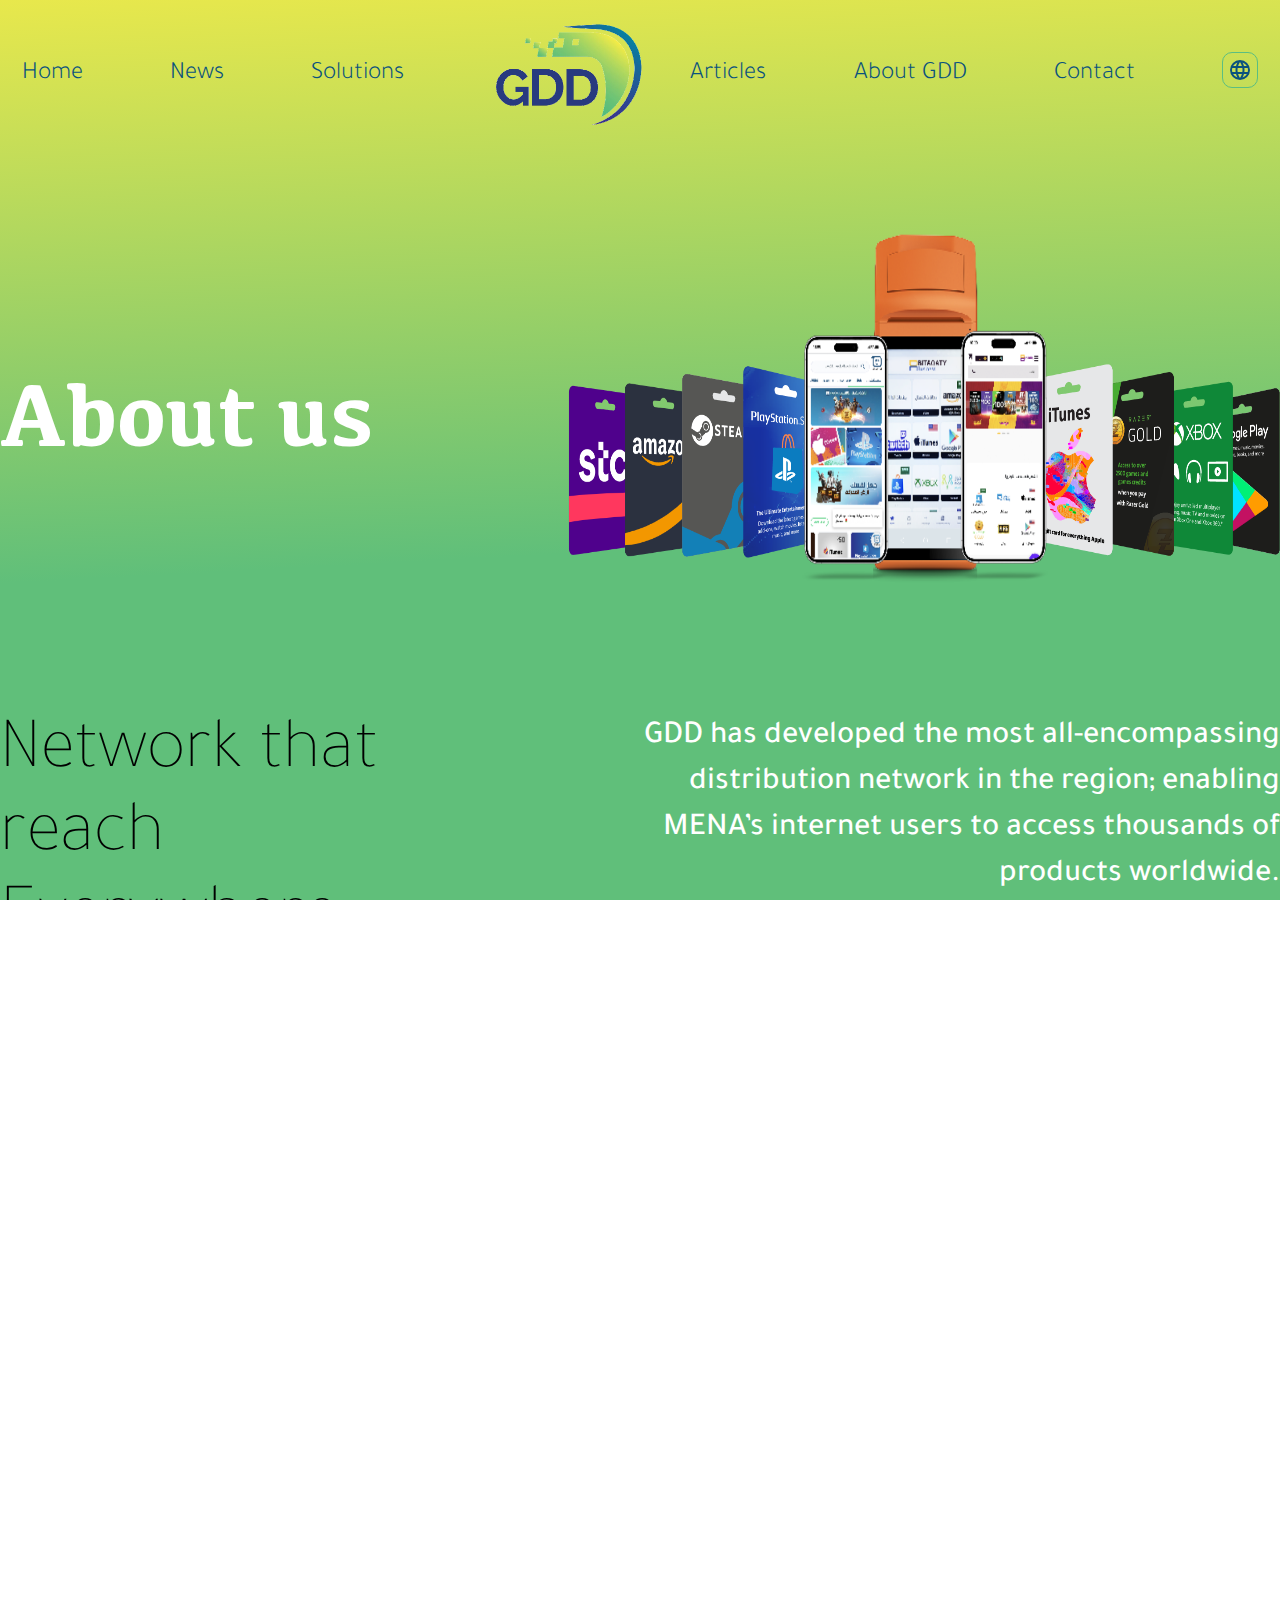
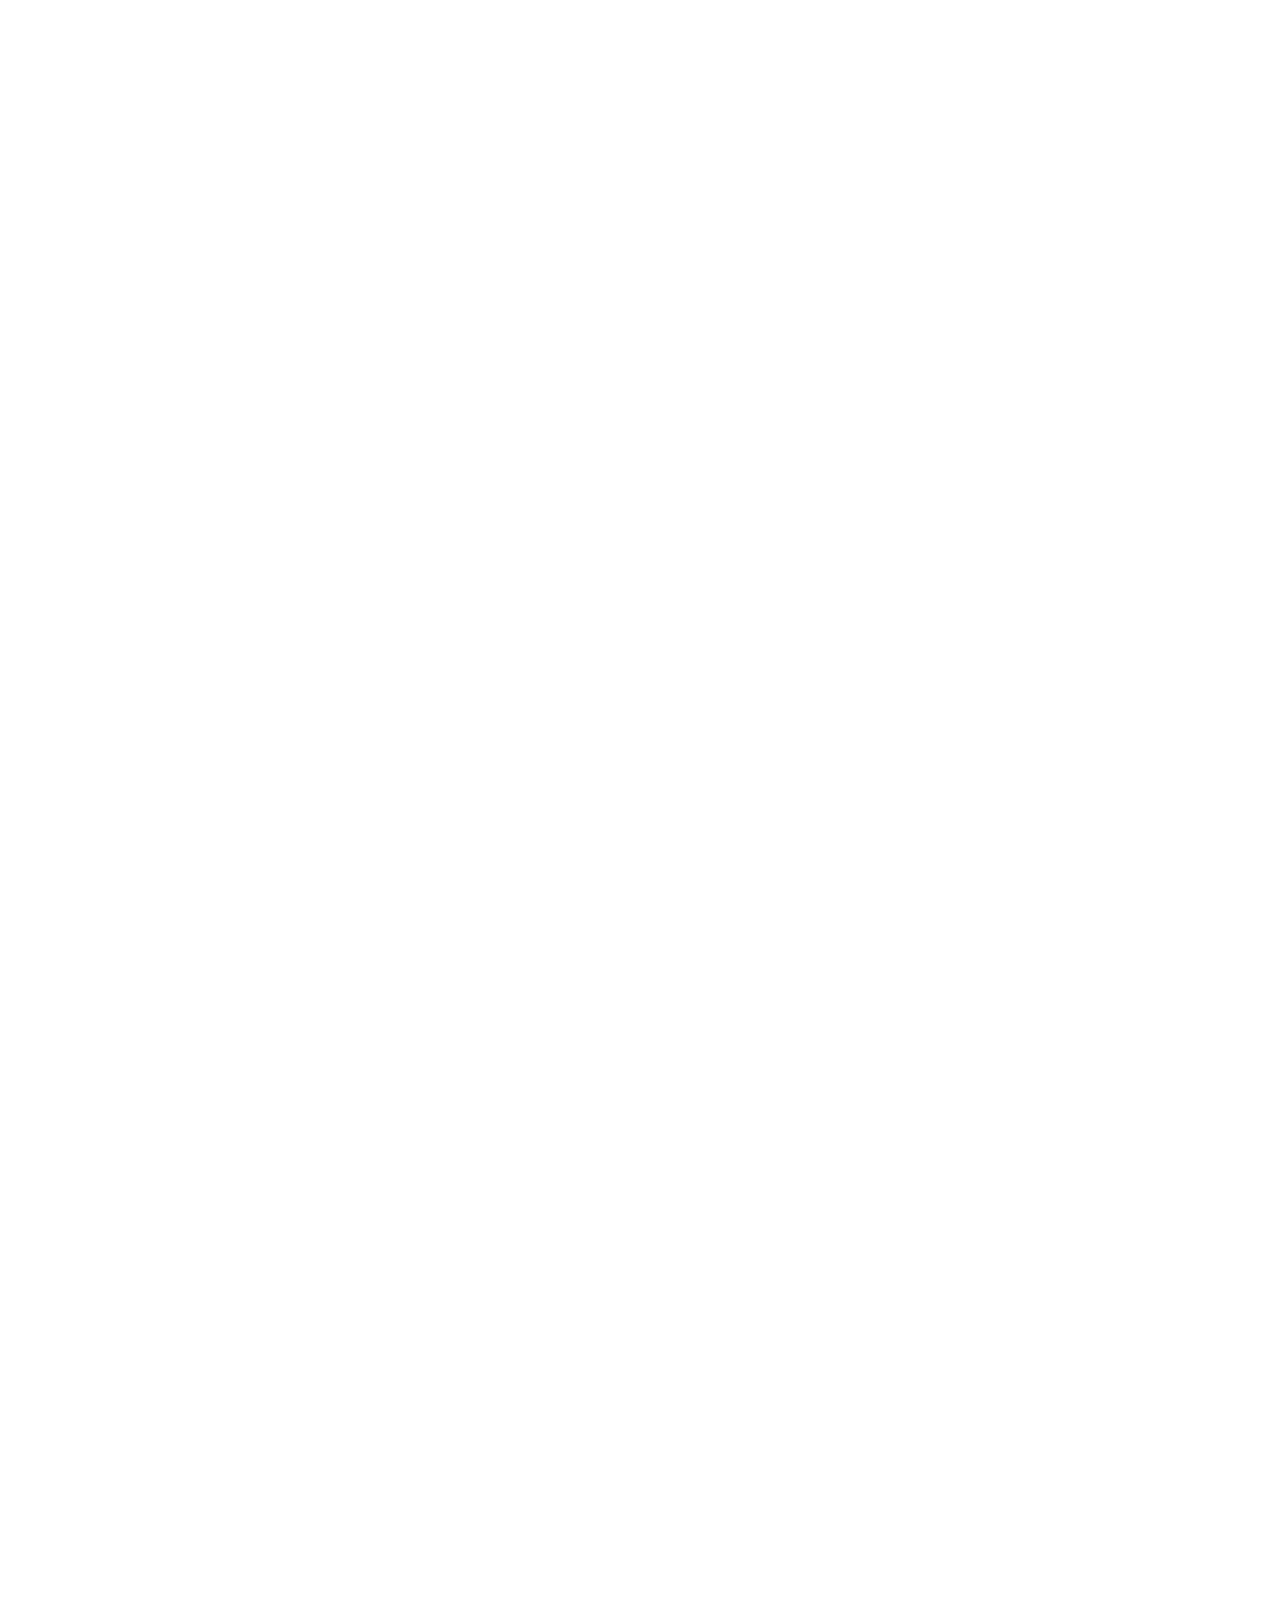
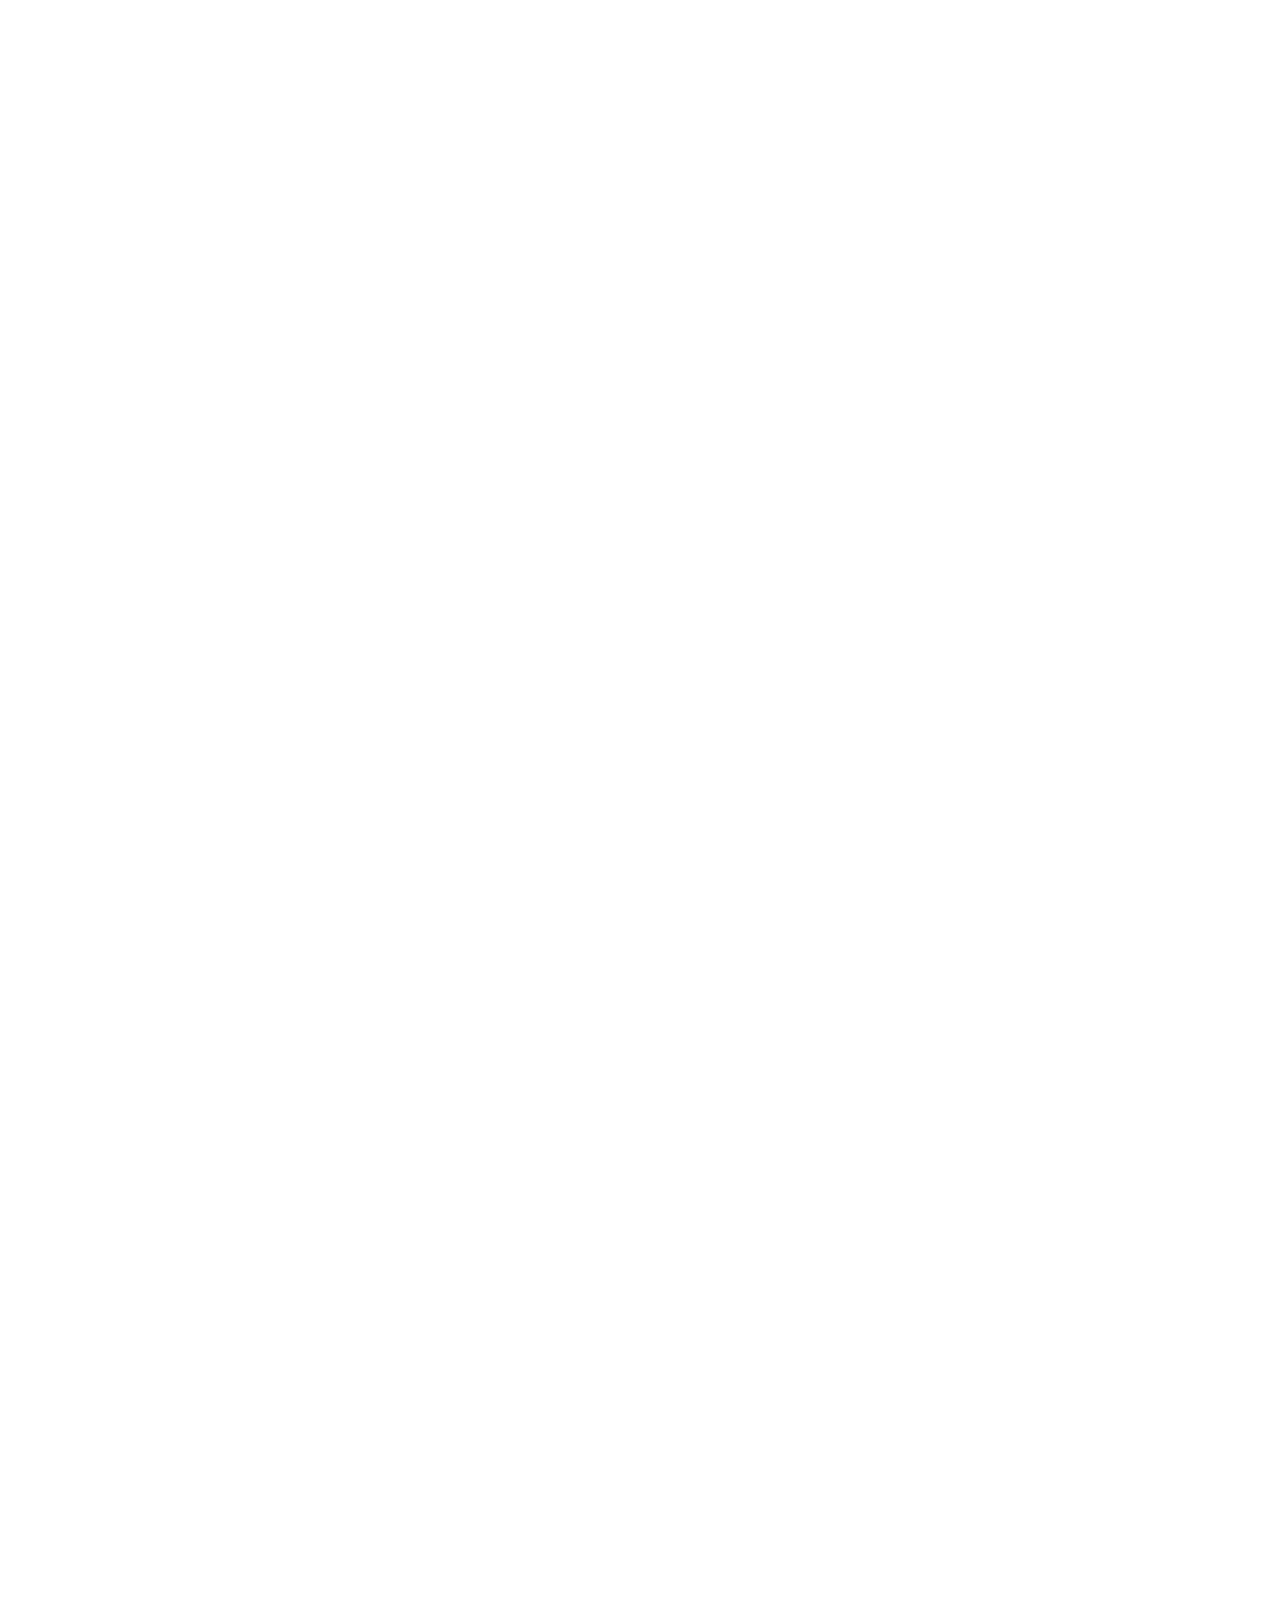
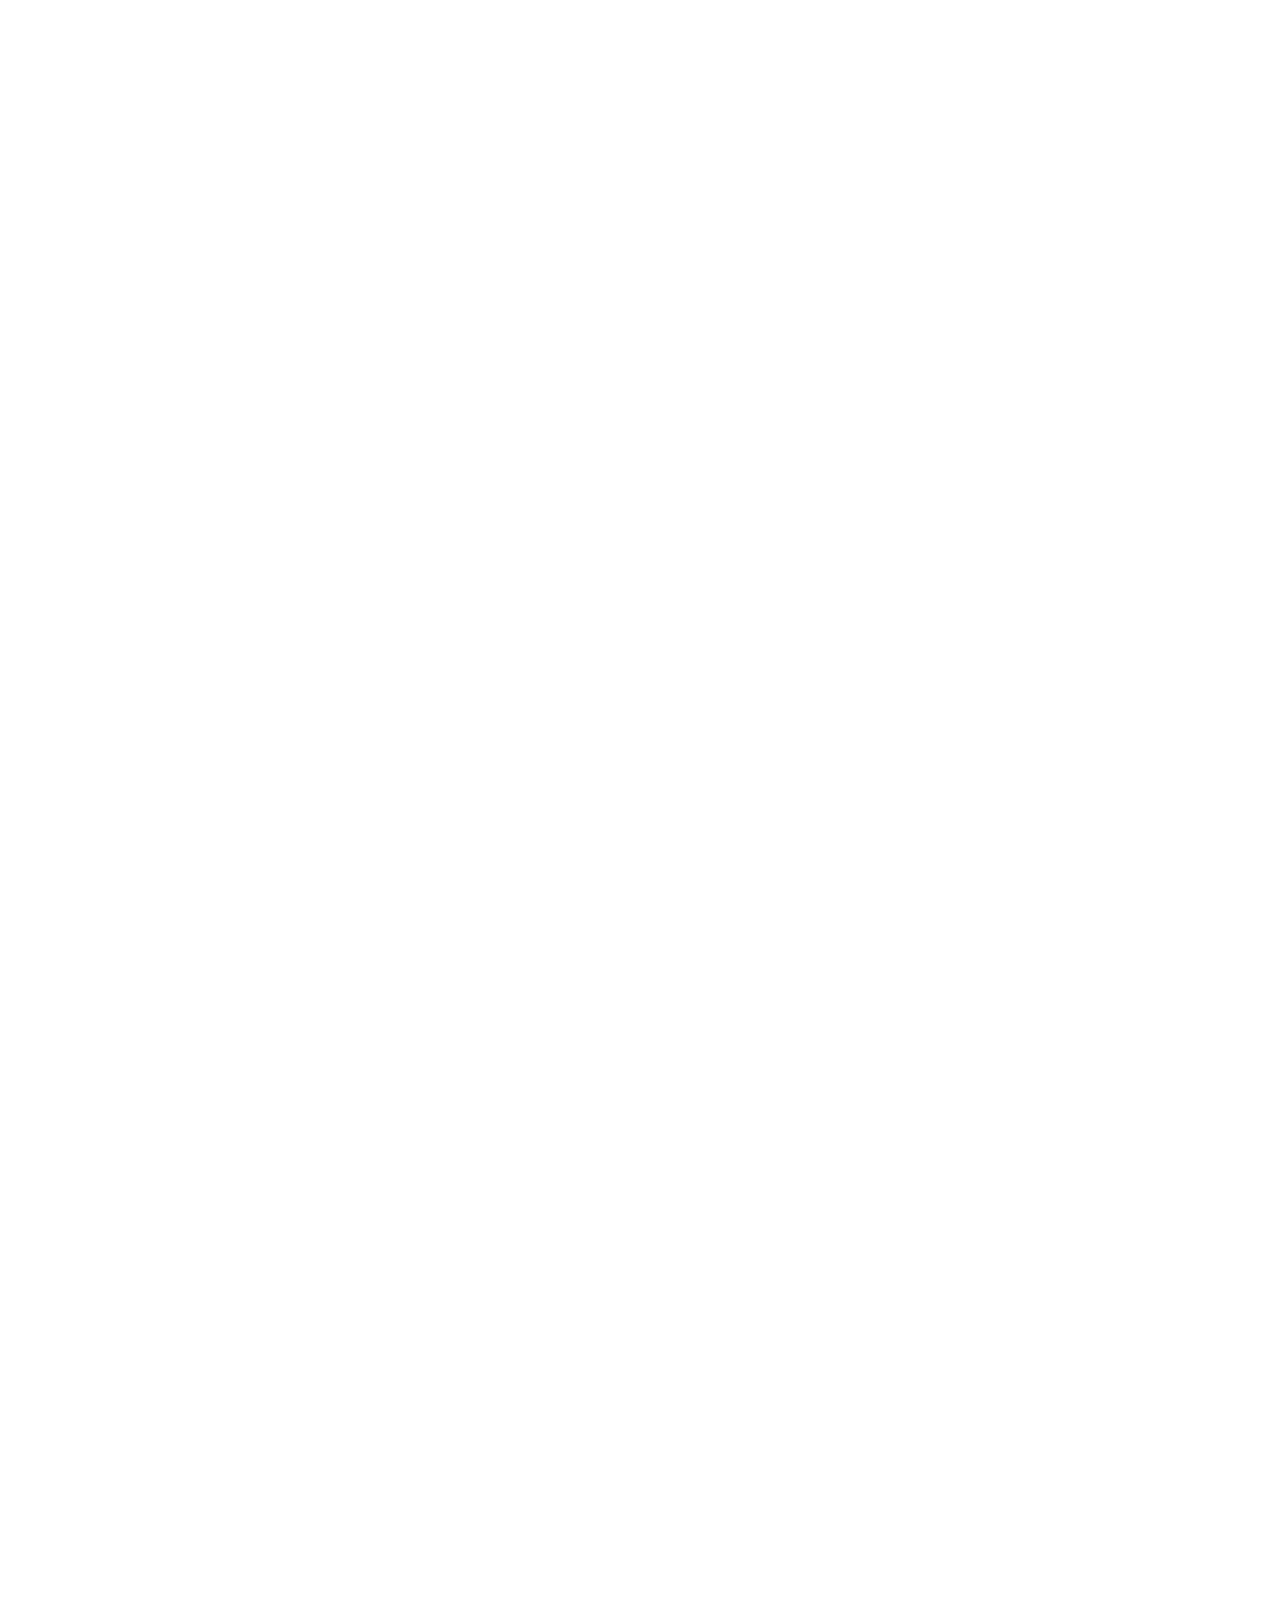
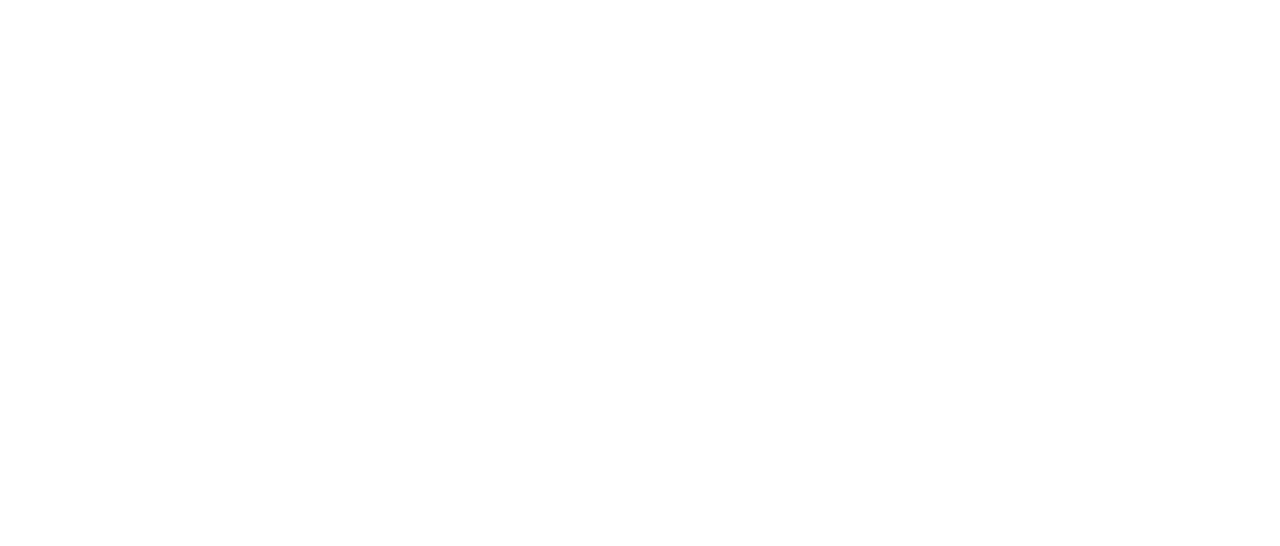
<file: GulfDDApi/wwwroot/about.html>
<html lang="en">

<head>
  <meta charset="UTF-8" />
  <meta http-equiv="X-UA-Compatible" content="IE=edge" />
  <meta name="viewport" content="width=device-width, initial-scale=1.0" />
  <link rel="stylesheet" href="./styles/layout.css" />
  <link rel="stylesheet" href="./styles/about.css" />
  <link rel="icon" type="image/x-icon" href="./assets/GDD.png" />
  <!-- <link rel="preconnect" href="https://fonts.googleapis.com" />
    <link rel="preconnect" href="https://fonts.gstatic.com" crossorigin />
    <link
      href="https://fonts.googleapis.com/css2?family=Tajawal:wght@200;400;500;700&display=swap"
      rel="stylesheet" /> -->
  <title>GulfDD About</title>
</head>

<body>
  <div class="container">
    <div class="header">
      <nav class="nav-container switch-dir"></nav>

      <div class="about-header switch-dir">
        <h2 class="en">About us</h2>
        <h2 class="ar">معلومات عنا</h2>
        <img class="header-main-img" src="./assets/Group 29862.png" alt="Header Image" />
        <p class="en">Network that reach Everywhere anytime</p>
        <p class="ar">شبكة تصل إلى كل مكان وفي أي وقت</p>
        <article class="en">
          GDD has developed the most all-encompassing distribution network in the region; enabling MENA’s
          internet users to access thousands of products worldwide.
        </article>
        <article class="ar">
          قامت GDD بتطوير شبكة التوزيع الأكثر شمولاً في المنطقة؛ تمكين منطقة الشرق الأوسط وشمال أفريقيا
          مستخدمي الإنترنت للوصول إلى الآلاف من المنتجات في جميع أنحاء العالم.
        </article>
      </div>
    </div>
  </div>
  <div class="about-container switch-dir">
    <img src="./assets/gulfdd-logo.png" alt="GulfDD" />
    <div class="about-info">
      <h4>
        About <br />
        GulfDD
      </h4>
      <p class="en">
        GDD has developed the most all-encompassing distribution network in the region; enabling MENA’s
        internet users to access thousands of products worldwide.
      </p>
      <p class="ar">
        قامت GDD بتطوير شبكة التوزيع الأكثر شمولاً في المنطقة؛ تمكين منطقة الشرق الأوسط وشمال أفريقيا
        مستخدمي الإنترنت للوصول إلى الآلاف من المنتجات في جميع أنحاء العالم.
      </p>
    </div>
  </div>
  <div class="about-container switch switch-dir-rev">
    <img src="./assets/logo.svg" alt="GulfDD" />
    <div class="about-info">
      <h4>OneCard</h4>
      <p class="en">
        OnCard is not only the most comprehensive virtual mall you’ll ever need; it is also a tool that
        empowers users to shop and buy Internet connectivity, fixed and mobile communication services, stock
        market solutions, educational resources and much more.
      </p>
      <p class="ar">
        إن OnCard ليس فقط المركز التجاري الافتراضي الأكثر شمولاً الذي ستحتاج إليه على الإطلاق؛ بل هو أيضا
        أداة ذلك تمكن المستخدمين من التسوق وشراء الاتصال بالإنترنت وخدمات الاتصالات الثابتة والمتنقلة
        والمخزون حلول السوق والموارد التعليمية وأكثر من ذلك بكثير.
      </p>
    </div>
  </div>
  <div class="about-container switch-dir">
    <img src="./assets/logo-btv.svg" alt="GulfDD" />
    <div class="about-info">
      <h4>Bitaqaty</h4>
      <p class="en">
        Bitaqaty is not only the most comprehensive virtual mall you’ll ever need; it is also a tool that
        empowers users to shop and buy Internet connectivity, fixed and mobile communication services, stock
        market solutions, educational resources and much more.
      </p>
      <p class="ar">
        بيتاقتي ليس فقط المركز التجاري الافتراضي الأكثر شمولاً الذي ستحتاج إليه على الإطلاق؛ بل هو أيضا أداة
        ذلك تمكن المستخدمين من التسوق وشراء الاتصال بالإنترنت وخدمات الاتصالات الثابتة والمتنقلة والمخزون
        حلول السوق والموارد التعليمية وأكثر من ذلك بكثير.
      </p>
    </div>
  </div>

  <div class="our-story switch-dir">
    <div class="story-container">
      <h4 class="en">Our Story</h4>
      <h4 class="ar">قصتنا</h4>
      <p class="en">Enrichment the Arab world with best digital platforms Either for B2C or B2B</p>
      <p class="ar">إثراء العالم العربي بأفضل المنصات الرقمية سواء B2C أو B2B</p>
      <article class="en">
        GDD has developed the most all-encompassing distribution network in the region; enabling MENA’s
        internet users to access thousands of products worldwide.
      </article>
      <article class="ar">
        قامت GDD بتطوير شبكة التوزيع الأكثر شمولاً في المنطقة؛ تمكين منطقة الشرق الأوسط وشمال أفريقيا
        مستخدمي الإنترنت للوصول إلى الآلاف من المنتجات في جميع أنحاء العالم.
      </article>
    </div>
  </div>
  <br />
  <section class="page-section service-products switch-dir">
    <!-- Js render service Items -->
  </section>
  <section class="subscribe-news switch-dir"></section>
  <div class="breaker"></div>
  <footer class="switch-dir"></footer>
  <script type="text/javascript" src="./js/layout.js"></script>
  <script type="text/javascript" src="./js/service.js"></script>
  <script type="text/javascript" src="./js/localization.js"></script>
</body>

</html>
</file>
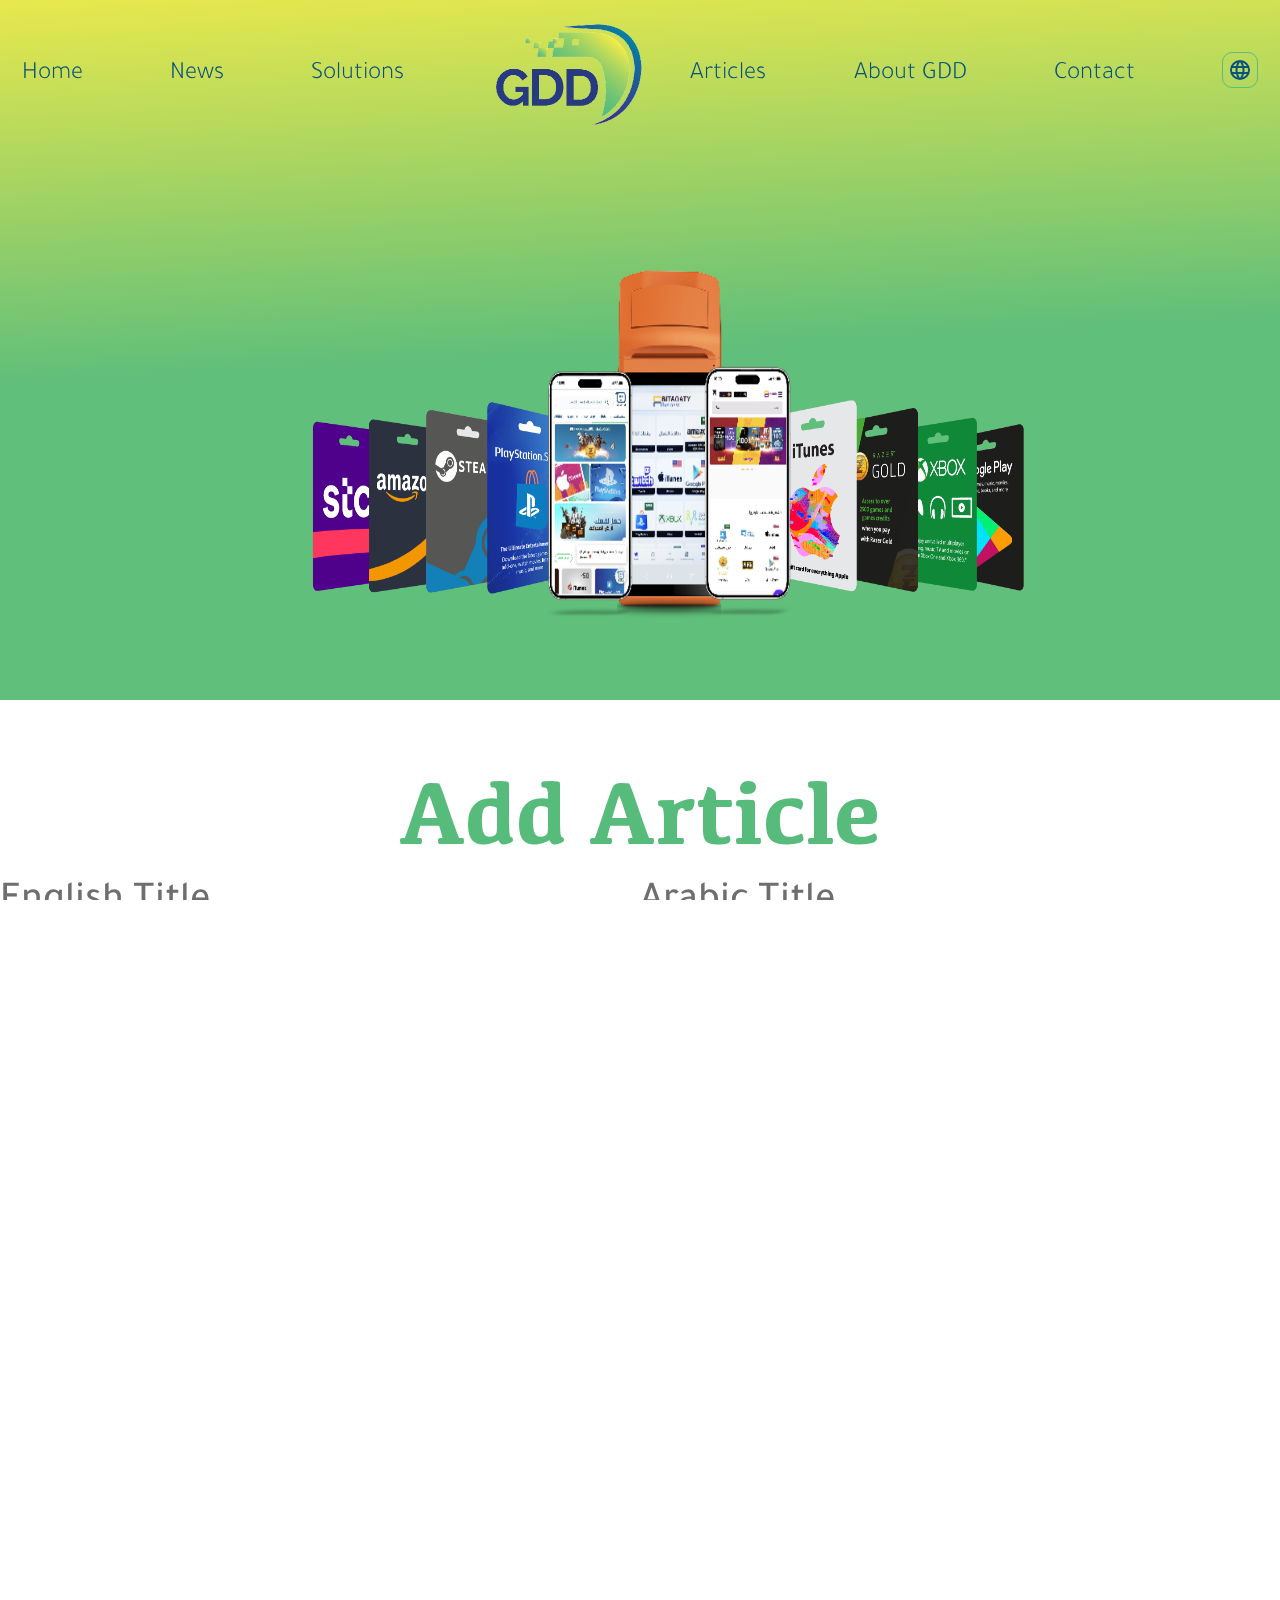
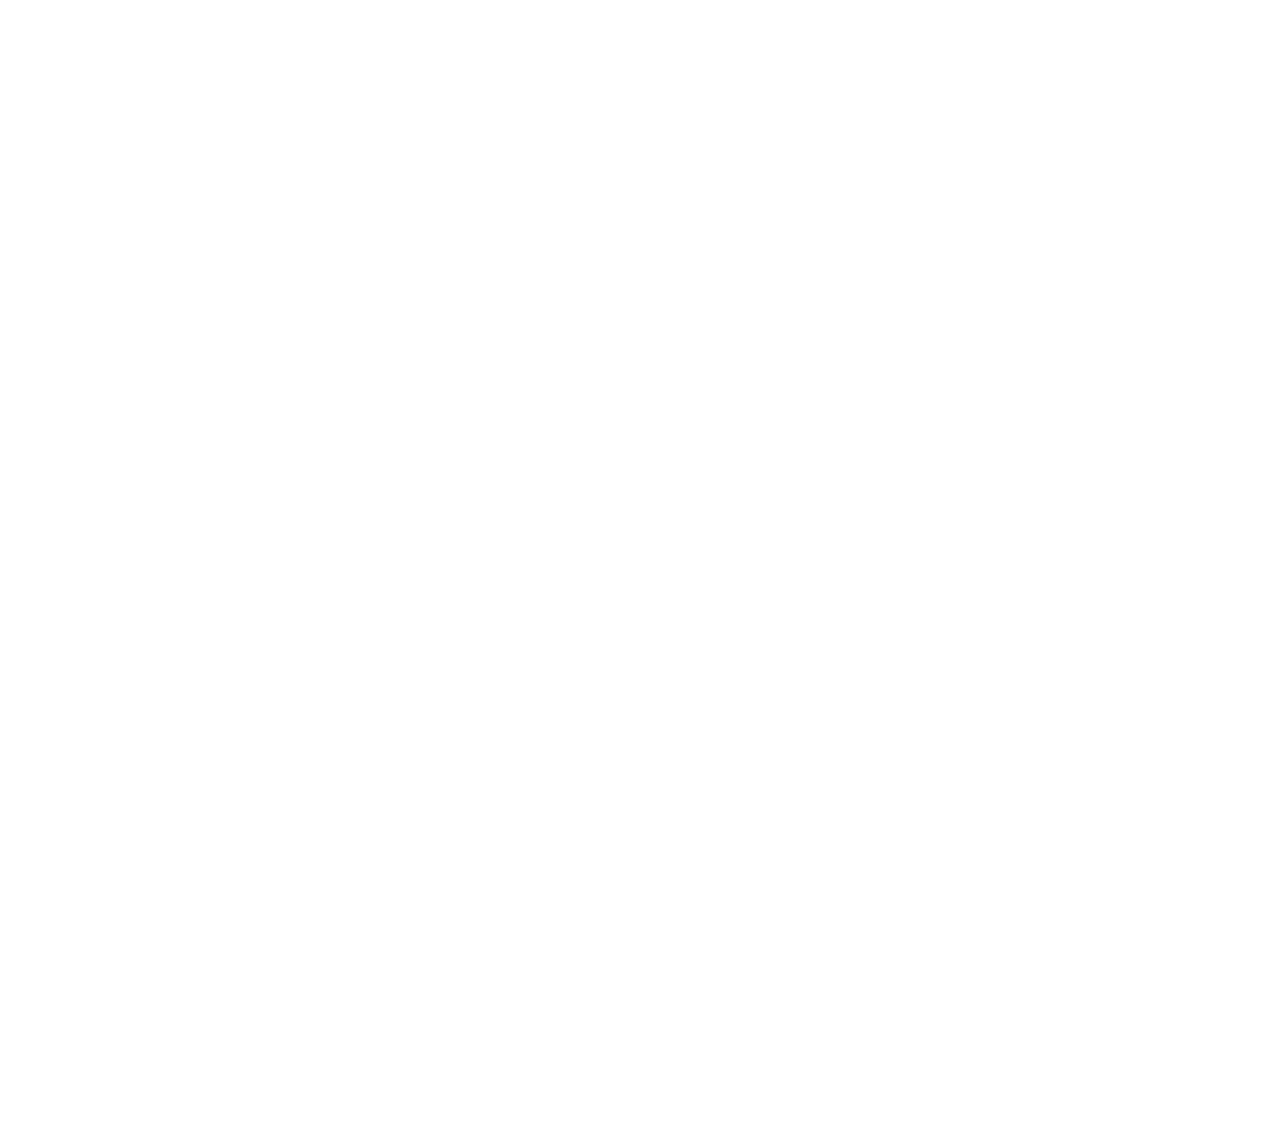
<file: GulfDDApi/wwwroot/addArticle.html>
<html lang="en">

<head>
    <meta charset="UTF-8" />
    <meta http-equiv="X-UA-Compatible" content="IE=edge" />
    <meta name="viewport" content="width=device-width, initial-scale=1.0" />
    <link rel="stylesheet" href="./styles/layout.css" />
    <link rel="stylesheet" href="./styles/contact.css" />
    <link rel="icon" type="image/x-icon" href="./assets/GDD.png" />
    <!-- <link rel="preconnect" href="https://fonts.googleapis.com" />
    <link rel="preconnect" href="https://fonts.gstatic.com" crossorigin />
    <link href="https://fonts.googleapis.com/css2?family=Tajawal:wght@200;400;500;700&display=swap" rel="stylesheet" /> -->
    <title class="en">Add Article</title>
    <title class="ar">اضافه مقال</title>
    


</head>

<body>
    <div class="container">
        <div class="header">
            <nav class="nav-container switch-dir"></nav>
            <div class="about-header switch-dir">
                <img class="header-main-img" src="./assets/Group 29862.png" alt="Header Image" />
            </div>
        </div>
        <div class="contact-body switch-dir">
            <h1 style="margin: auto;" id="h1-titleEn" class="en">Add Article</h1>
            <h1 style="margin: auto;" id="h1-titleAr" class="ar">اضافه مقال</h1>
            <form id="myForm" action="">
                <div class="input-container">
                    <label class="en" for="">English Title</label>
                    <label class="ar" for="">العنوان الانجليزي</label>
                    <input type="text" name="titleEn" id="titleEn" required />
                </div>
                <div class="input-container">
                    <label class="en" for="">Arabic Title </label>
                    <label class="ar" for="">العنوان العربي</label>
                    <input type="text" name="titleAr" id="titleAr" required />
                </div>
                <div class="input-container">
                    
                    <label class="en" for="">English Content</label>
                    <label class="ar" for="">المحتوى الإنجليزي</label>

                    <textarea style="height: 280px; resize: none; padding-top: 10px;" class="contact-form-textarea" name="contentEn" id="contentEn"></textarea>
                </div>
                <div class="input-container">
                    
                    <label class="en" for="">Arabic Content</label>
                    <label class="ar" for=""  >المحتوى العربي</label>

                    <textarea style="height: 280px; resize: none; padding-top: 10px;" class="contact-form-textarea" name="contentAr" id="contentAr"></textarea>
                </div>
                
                
                <div class="input-container">
                    <label class="en" for="">Image</label>
                    <label class="ar" for="">صورة</label>

                    <input style="padding-top: 20px;" type="file" name="image" id="image" required>
                </div>
                <div class="submit-button-container">
                    <button class="en" type="submit">
                        Send
                        <img src="./assets//arrow-left-svgrepo-com.svg" alt="Arrow" loading="lazy" />
                    </button>
                    <button class="ar" type="submit">
                        ارسال
                        <img src="./assets/arrow-right-svgrepo-com.png" alt="Arrow" loading="lazy" class="ar" />
                    </button>
                </div>
            </form>

        </div>
    </div>

    <!-- Js render service Items -->
    </section>
    <section class="subscribe-news switch-dir"></section>
    <div class="breaker"></div>
    <footer class="switch-dir"></footer>
    <script type="text/javascript" src="./js/layout.js"></script>
    <script type="text/javascript" src="./js/addArticle.js"></script>
    <script type="text/javascript" src="./js/localization.js"></script>
</body>

</html>
</file>
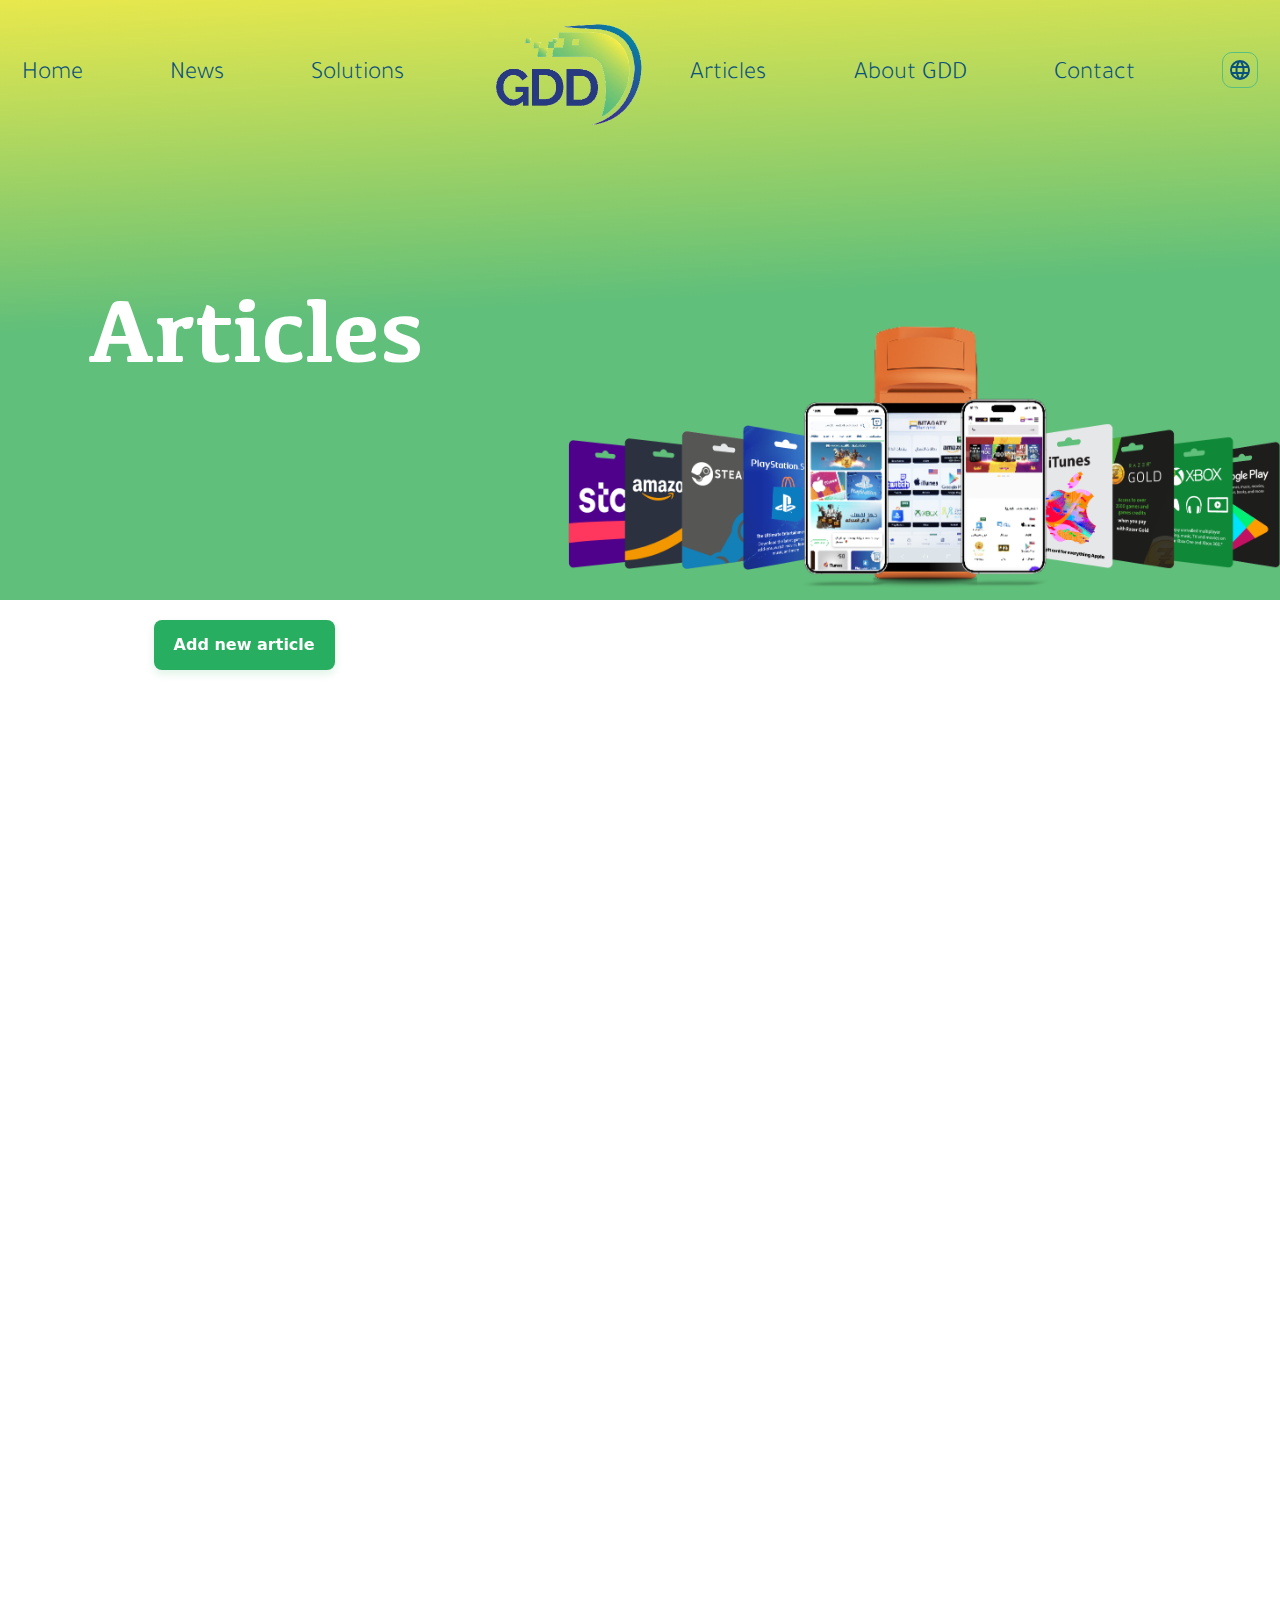
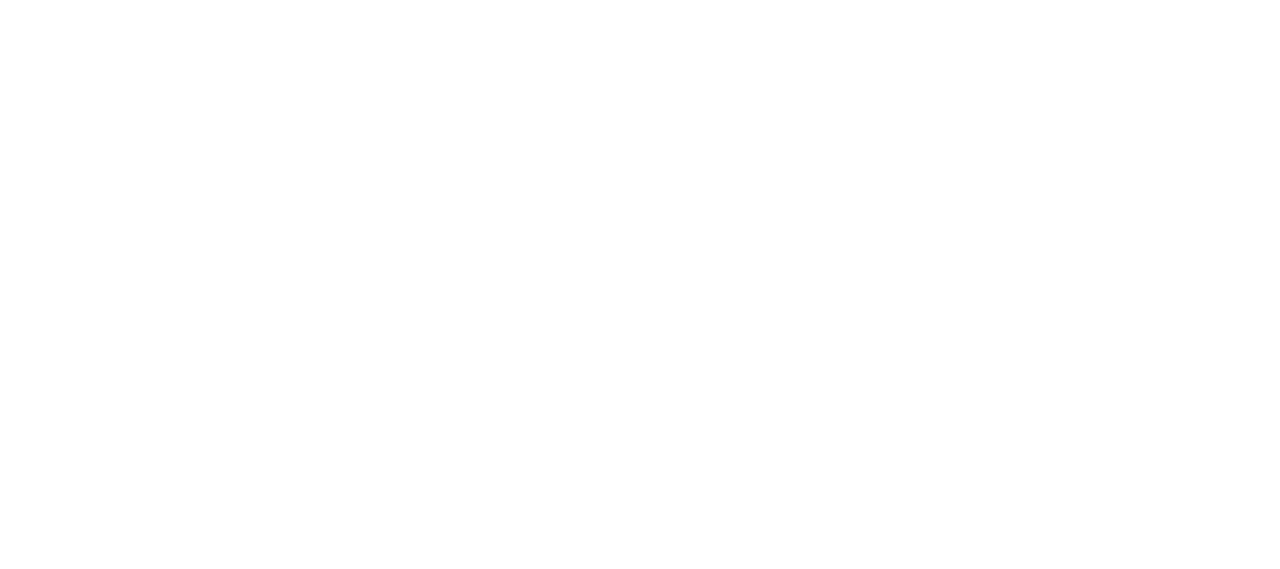
<file: GulfDDApi/wwwroot/articles.html>
<html lang="en">

<head>
  <meta charset="UTF-8" />
  <meta http-equiv="X-UA-Compatible" content="IE=edge" />
  <meta name="viewport" content="width=device-width, initial-scale=1.0" />
  <link rel="icon" type="image/x-icon" href="./assets/GDD.png" />
  <link rel="stylesheet" href="./styles/layout.css" />
  <link rel="stylesheet" href="./styles/news.css" />
  <!-- <link rel="preconnect" href="https://fonts.googleapis.com">
    <link rel="preconnect" href="https://fonts.gstatic.com" crossorigin>
    <link href="https://fonts.googleapis.com/css2?family=Tajawal:wght@200;400;500;700&display=swap" rel="stylesheet"> -->

  <title>GulfDD Articles</title>
</head>

<body>
  <div class="container">
    <div class="header">
      <nav class="nav-container switch-dir"></nav>
      <div class="news-header switch-dir">
        <h2 class="en">Articles</h2>
        <h2 class="ar">المقالات</h2>
        <img class="header-main-img" src="./assets/Group 29862.png" alt="Header Image" />
      </div>
    </div>
  </div>

  <div >
    <a href="addArticle.html" >
      <button class="en" style="position: relative; left: 12%; top: 20px; ">Add new article</button>
      <button style="position: relative; left: 80%; top: 20px; "  class="ar">إضافة مقالة جديدة</button>
  </a>
  </div>
  <div class="news-container switch-dir">
  </div>
  <section class="subscribe-news"></section>
  <div class="breaker"></div>
  <footer></footer>
  <script type="text/javascript" src="./js/layout.js"></script>
  <script type="text/javascript" async src="./js/localization.js"></script>
  <script type="text/javascript" async src="./js/articles.js"></script>
</body>

</html>
</file>
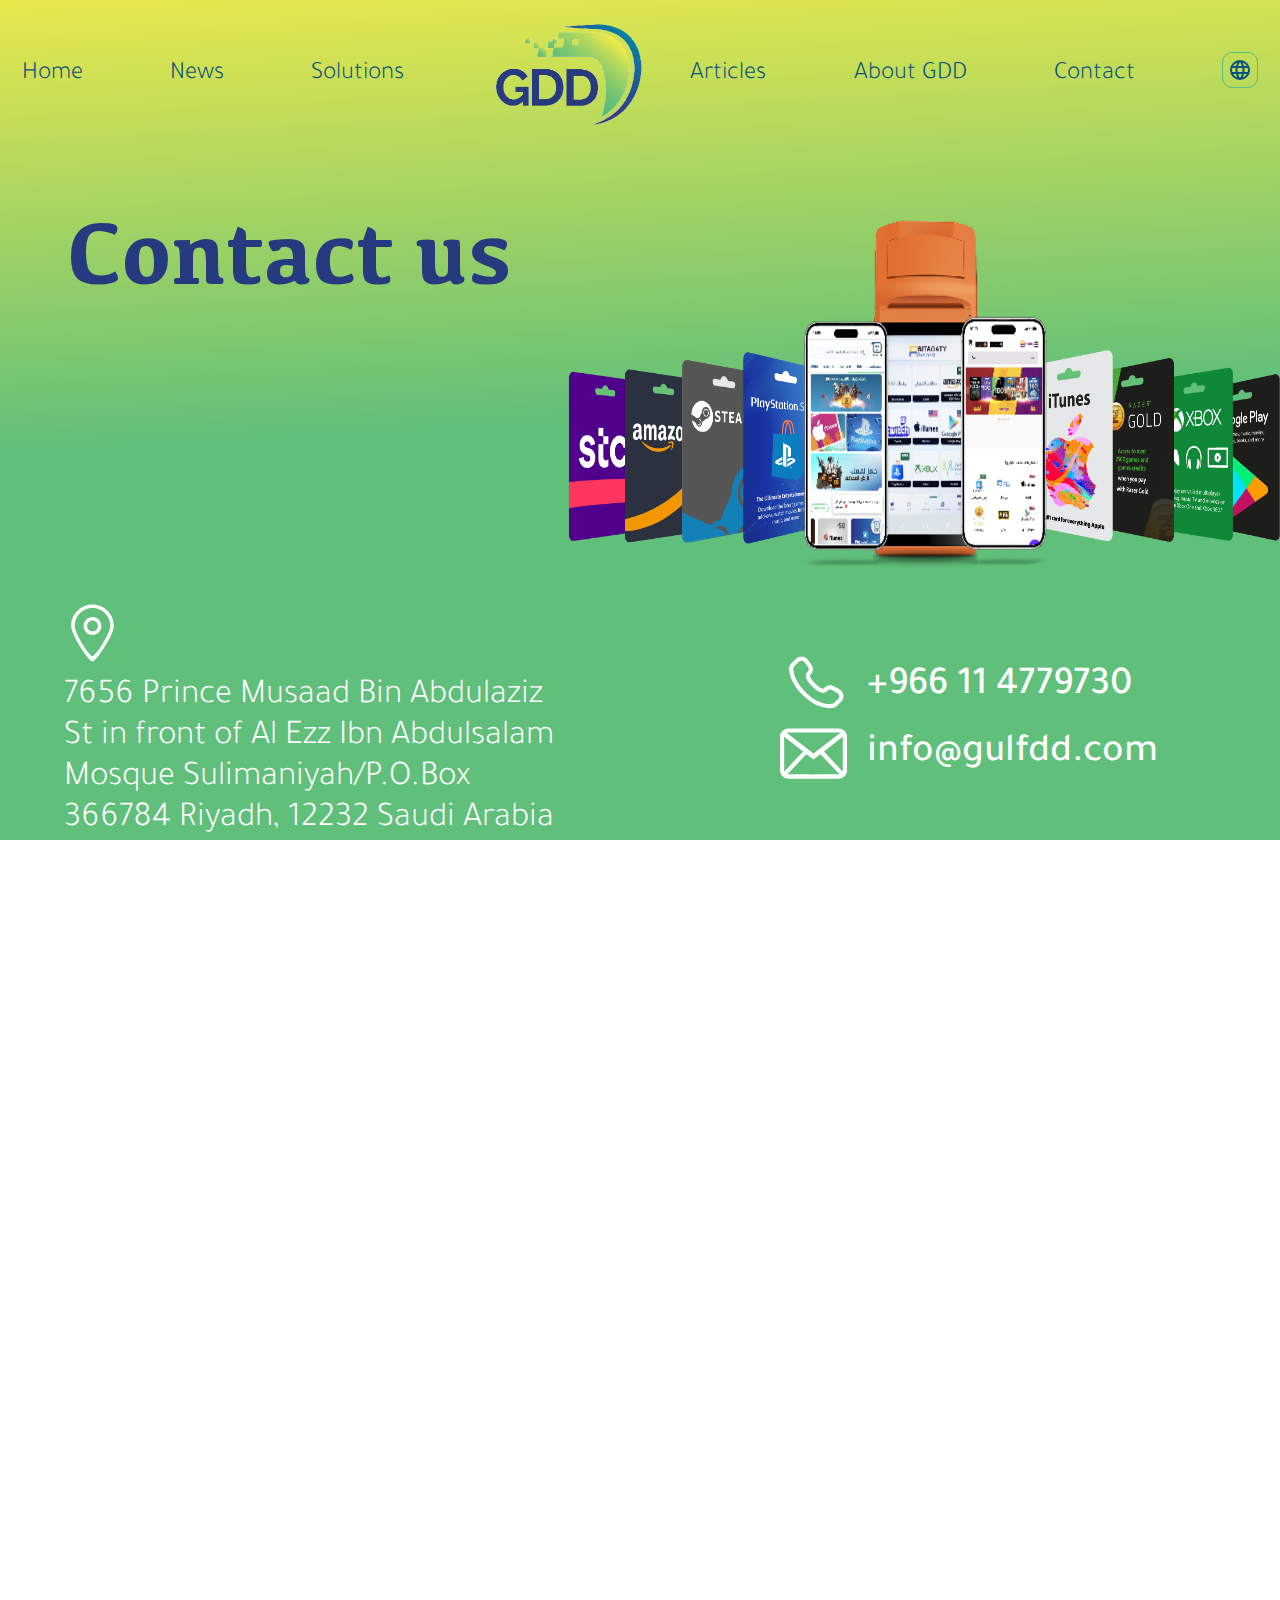
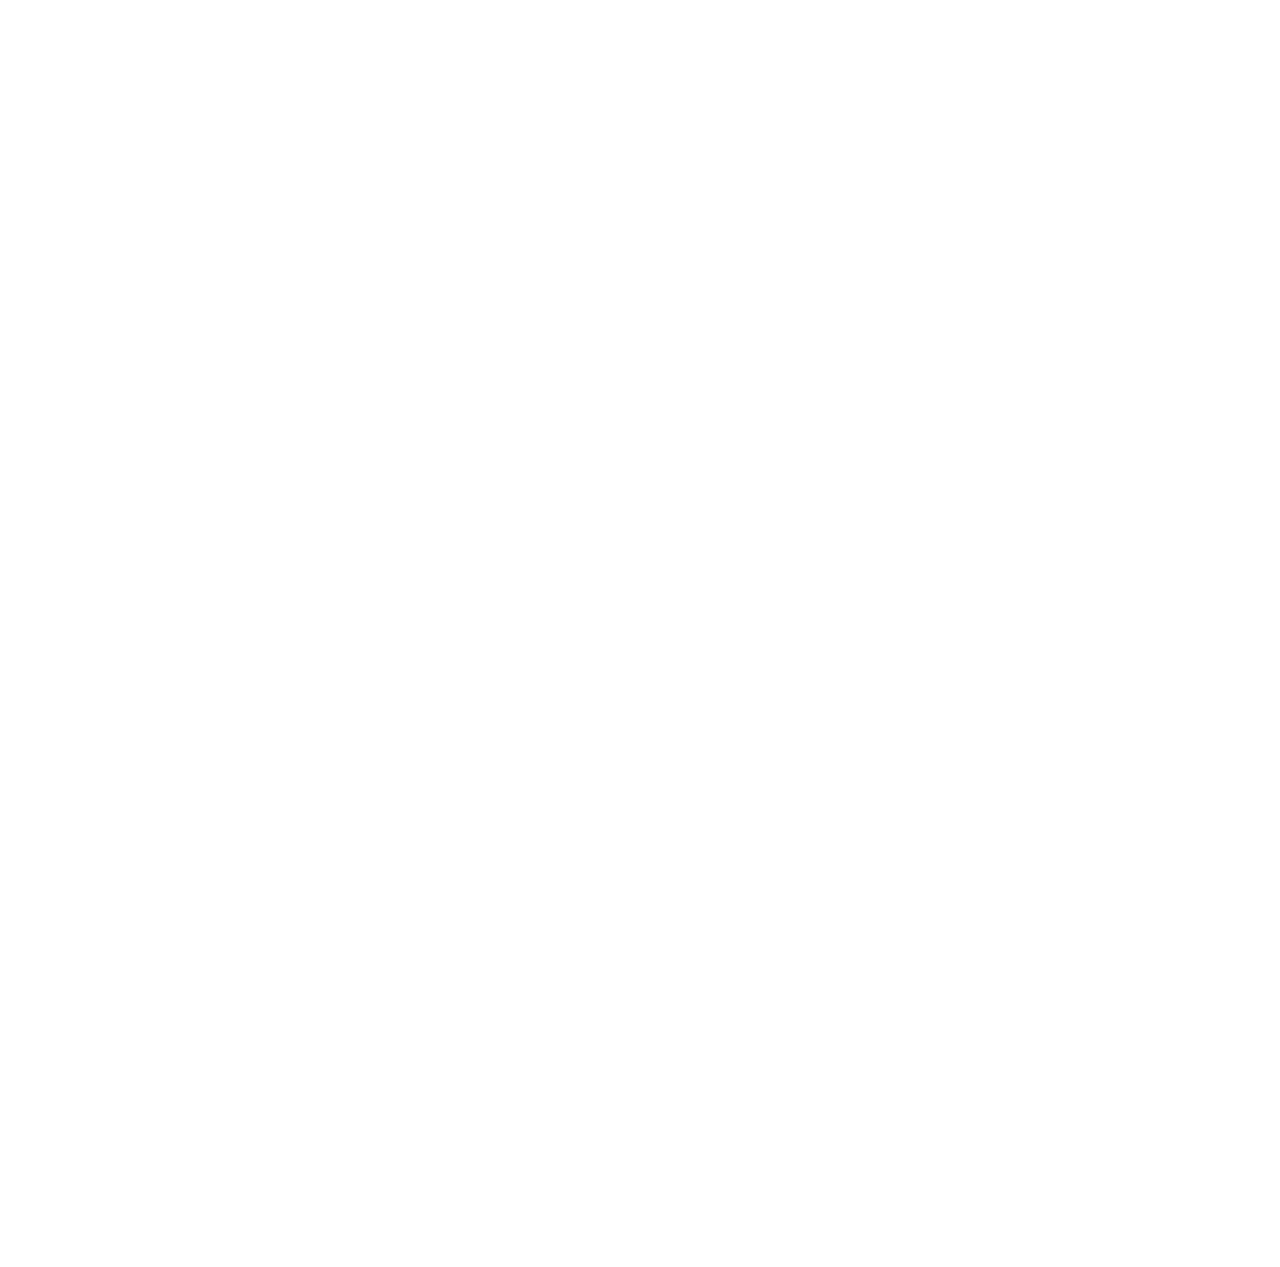
<file: GulfDDApi/wwwroot/contact.html>
<html lang="en">

<head>
    <meta charset="UTF-8" />
    <meta http-equiv="X-UA-Compatible" content="IE=edge" />
    <meta name="viewport" content="width=device-width, initial-scale=1.0" />
    <link rel="stylesheet" href="./styles/layout.css" />
    <link rel="stylesheet" href="./styles/contact.css" />
    <link rel="icon" type="image/x-icon" href="./assets/GDD.png" />
    <!-- <link rel="preconnect" href="https://fonts.googleapis.com" />
    <link rel="preconnect" href="https://fonts.gstatic.com" crossorigin />
    <link href="https://fonts.googleapis.com/css2?family=Tajawal:wght@200;400;500;700&display=swap" rel="stylesheet" /> -->
    <title>GulfDD Contact</title>

</head>

<body>
    <div class="container">
        <div class="header">
            <nav class="nav-container switch-dir"></nav>
            <div class="about-header switch-dir">
                <h2 class="en">Contact us</h2>
                <h2 class="ar">تواصل معنا</h2>
                <img class="header-main-img" src="./assets/Group 29862.png" alt="Header Image" />
                <p class="en">
                    <img class="location-icon" src="./assets/location-pin-alt-1-svgrepo-com.svg" alt="Location-Icon">
                    <br />
                    7656 Prince Musaad Bin Abdulaziz St in front of Al Ezz Ibn Abdulsalam Mosque Sulimaniyah/P.O.Box
                    366784 Riyadh, 12232 Saudi Arabia
                </p>
                <p class="ar">
                    <img class="location-icon" src="./assets/location-pin-alt-1-svgrepo-com.svg" alt="Location-Icon">
                    <br />
                    7656 شارع الامير مساعد بن عبد العزيز امام مسجد العز بن عبد السلام السليمانية / ص.ب.
                    366784 الرياض، 12232 المملكة العربية السعودية
                </p>
                <div class="contact-info switch-dir-rev">
                    <p><img src="./assets/phone-svgrepo-com.svg" alt="Phone-Icon"> +966 11 4779730</p>
                    <p><img src="./assets/mail-svgrepo-com.svg" alt="Phone-Icon">info@gulfdd.com</p>
                </div>
            </div>
        </div>
        <div class="contact-body switch-dir">
            <h1 class="en">How Can We Help You?</h1>
            <h1 class="ar">كيف يمكننا المساعدة؟</h1>
            <form action="">
                <div class="input-container">
                    <label class="en" for="">Name</label>
                    <label class="ar" for="">الاسم</label>
                    <input type="text" name="name" required />
                </div>
                <div class="input-container">
                    <label class="en" for="">Reason</label>
                    <label class="ar" for="">السبب</label>

                    <input type="text" name="reason" required>
                </div>
                <div class="input-container">
                    <label class="en" for="">E-mail</label>
                    <label class="ar" for="">البريد الألكتروني</label>

                    <input type="email" name="email" required>
                </div>
                <div class="input-container">
                    <label class="en" for="">Message</label>
                    <label class="ar" for="">الرسالة</label>

                    <textarea class="contact-form-textarea"></textarea>
                </div>
                <div class="input-container">
                    <label class="en" for="">Phone</label>
                    <label class="ar" for="">الهاتف</label>

                    <input type="text" name="phone" required>
                </div>
                <div class="submit-button-container">
                    <button class="en">
                        Send
                        <img src="./assets//arrow-left-svgrepo-com.svg" alt="Arrow" loading="lazy" />
                    </button>
                    <button class="ar">
                        ارسال
                        <img src="./assets/arrow-right-svgrepo-com.png" alt="Arrow" loading="lazy" class="ar" />
                    </button>
                </div>
            </form>

        </div>
    </div>

    <!-- Js render service Items -->
    </section>
    <section class="subscribe-news switch-dir"></section>
    <div class="breaker"></div>
    <footer class="switch-dir"></footer>
    <script type="text/javascript" src="./js/layout.js"></script>
    <script type="text/javascript" src="./js/localization.js"></script>
</body>

</html>
</file>
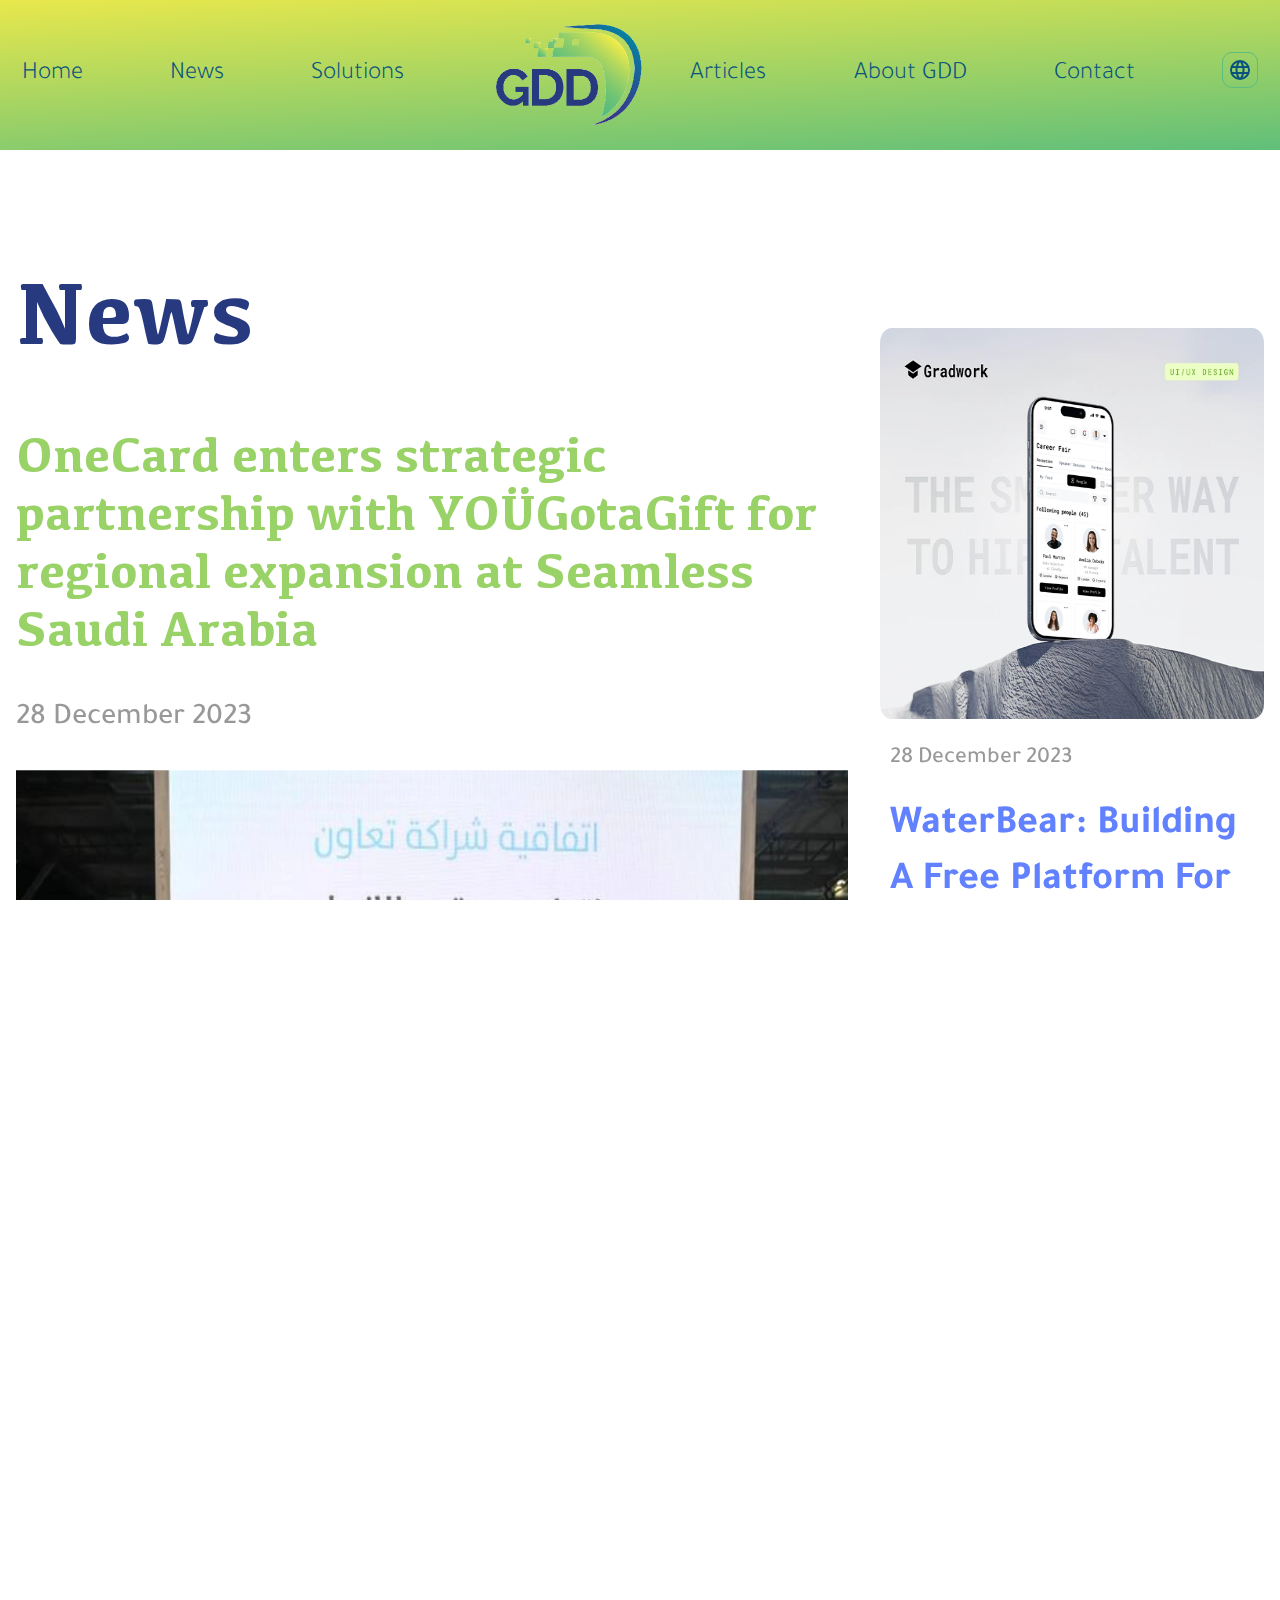
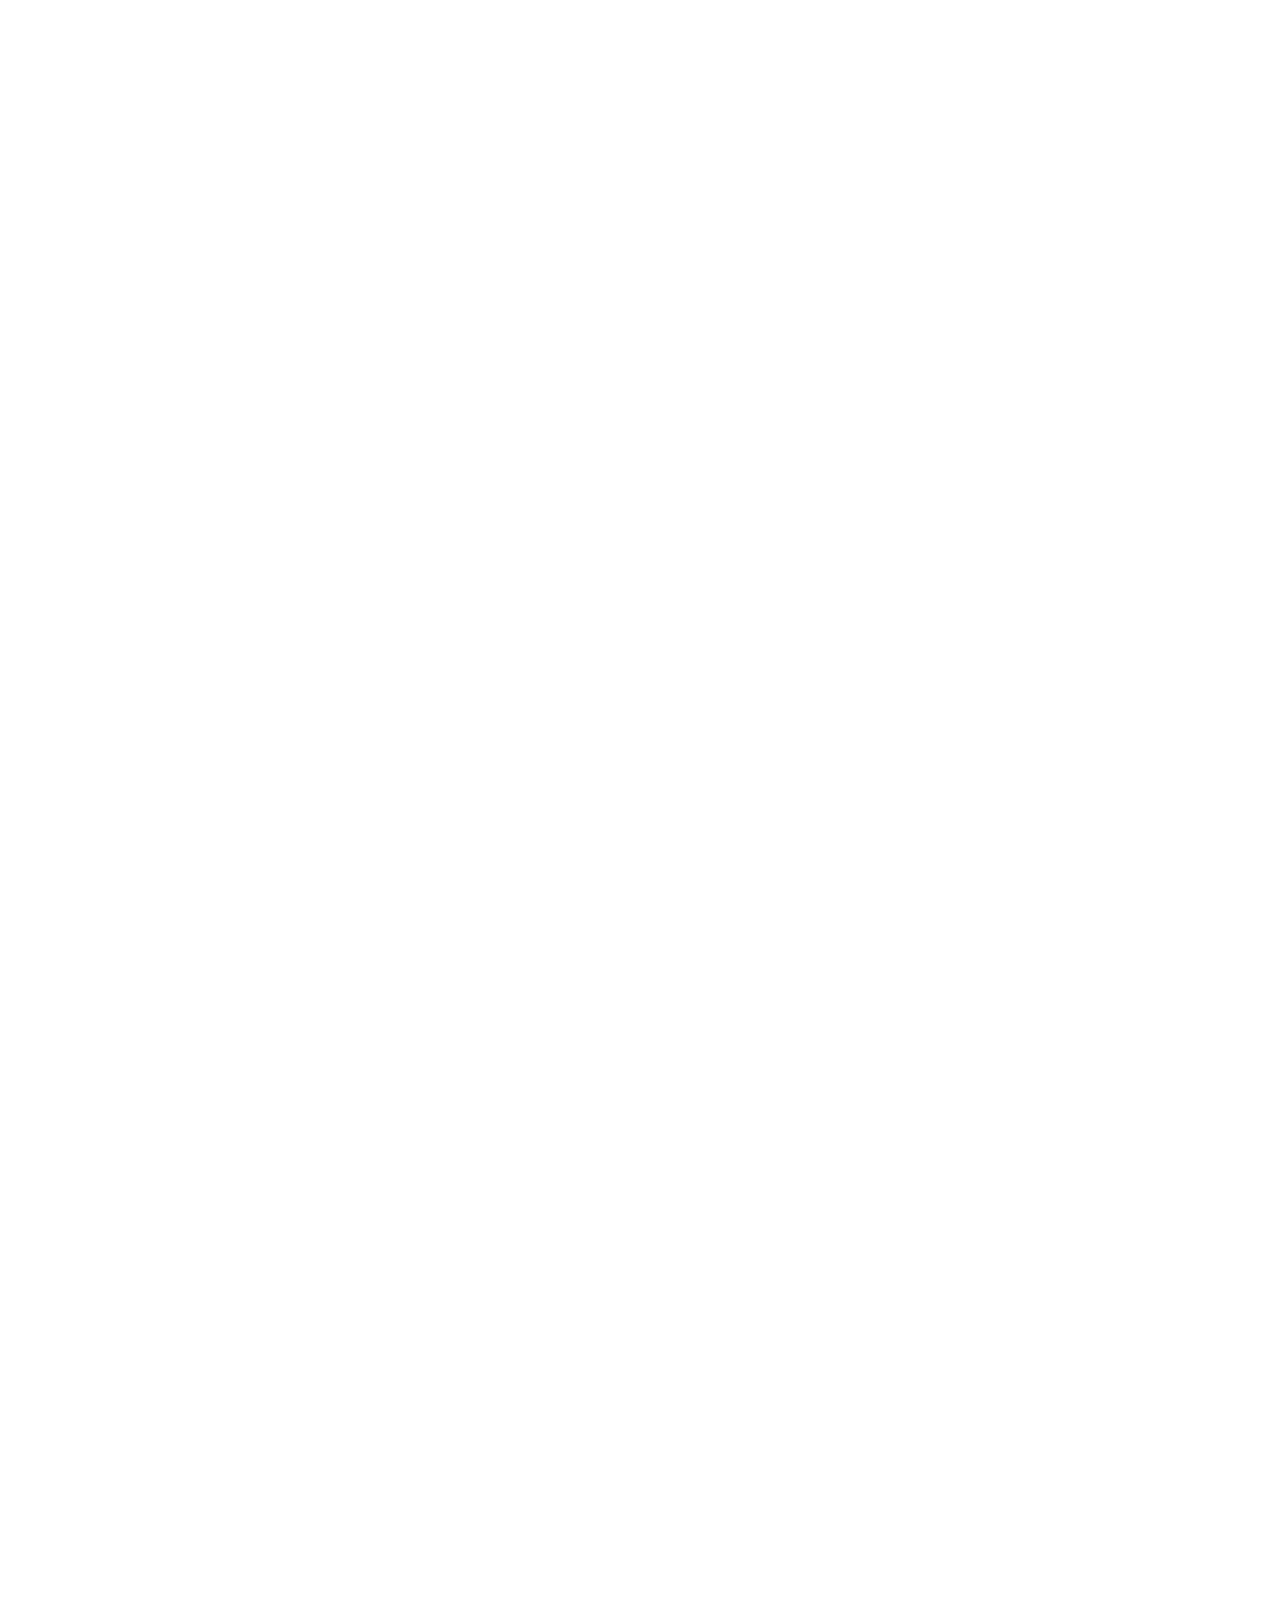
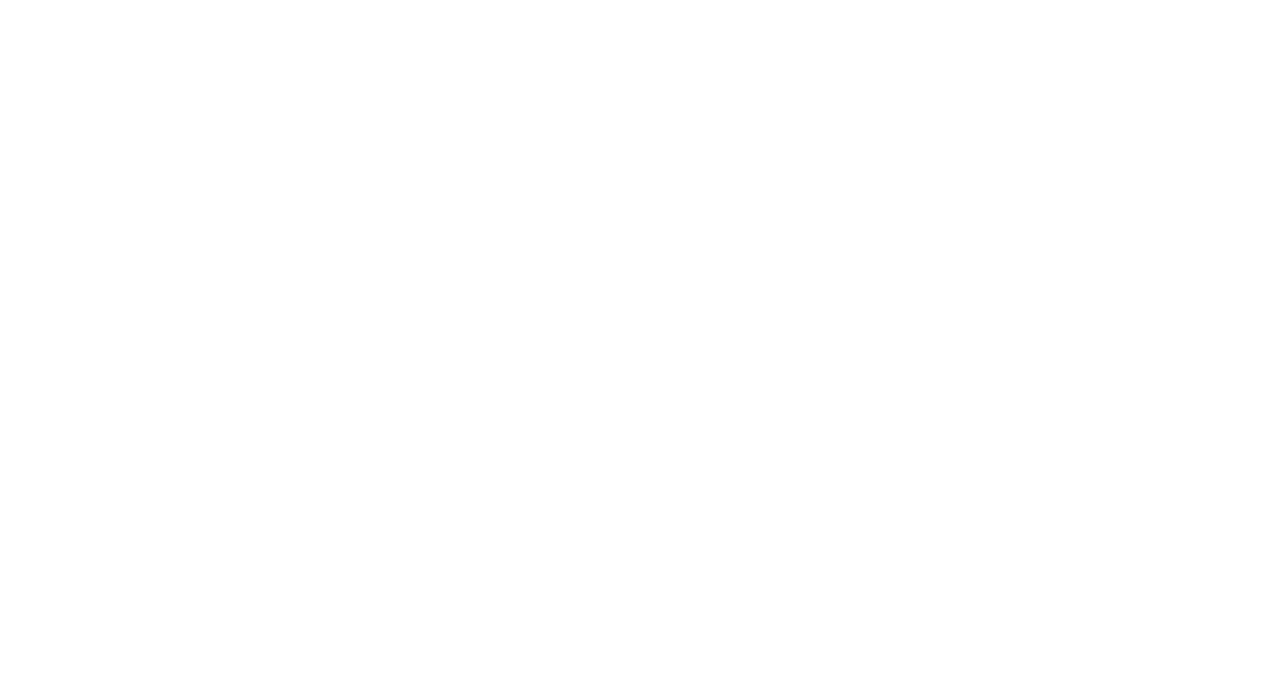
<file: GulfDDApi/wwwroot/news-info.html>
<html lang="en">

<head>
  <meta charset="UTF-8" />
  <meta http-equiv="X-UA-Compatible" content="IE=edge" />
  <meta name="viewport" content="width=device-width, initial-scale=1.0" />
  <link rel="stylesheet" href="./styles/layout.css" />
  <link rel="stylesheet" href="./styles/single-news-page.css" />
  <link rel="icon" type="image/x-icon" href="./assets/GDD.png" />
  <!-- <link rel="preconnect" href="https://fonts.googleapis.com" />
    <link rel="preconnect" href="https://fonts.gstatic.com" crossorigin />
    <link
      href="https://fonts.googleapis.com/css2?family=Tajawal:wght@200;400;500;700&display=swap"
      rel="stylesheet" /> -->
  <title>GulfDD News</title>
</head>

<body>
  <div class="container">
    <nav class="nav-container switch-dir"></nav>
  </div>
  <div class="news-item-container switch-dir">
    <div class="left-section">
      <h1 class="en">News</h1>
      <h1 class="ar">الاخبار</h1>

      <h2 class="en">
        OneCard enters strategic partnership with YOÜGotaGift for regional expansion at Seamless Saudi
        Arabia
      </h2>
      <h2 class="ar">تدخل OneCard في شراكة استراتيجية مع YOÜGotaGift للتوسع الإقليمي في Seamless Saudi</h2>
      <p class="en">28 December 2023</p>
      <p class="ar">28 ديسمبر 2023</p>
      <img src="./assets/news.png" alt="News-Image" />
      <article class="en">
        <span>Riyadh – Mubasher:</span> Online service provider OneCard has signed a strategic partnership
        agreement with end-to-end digital platform YOÜGotaGift to expand cooperation in Saudi Arabia and the
        Gulf area.
      </article>
      <article class="ar">
        <span>Riyadh – Mubasher:</span> وقع مزود الخدمة عبر الإنترنت OneCard شراكة استراتيجية اتفاقية مع
        المنصة الرقمية الشاملة YOÜGotaGift لتوسيع التعاون في المملكة العربية السعودية ودولة الإمارات العربية
        المتحدة منطقة الخليج .
      </article>
      <article class="en">
        The two sides concluded their collaboration deal at Seamless Saudi Arabia 2023, which launched on 4
        September in the Saudi capital.
      </article>
      <article class="ar">
        وأبرم الجانبان اتفاق تعاونهما في معرض Seamless Saudi Arabia 2023، الذي انطلق في 4 سبتمبر في العاصمة
        السعودية.
      </article>
      <article class="en">
        General Manager – Saudi Arabia at YOÜGotaGift, Fawziah Alhoshan, told Mubasher that the company
        issues gift cards and distributes them through different channels such as loyalty programmes,
        incentives for employees and customers, or the application.
      </article>
      <article class="ar">
        وقالت فوزية الحوشان، مدير عام – المملكة العربية السعودية، لشركة YOÜGotaGift، لـ”مباشر” إن الشركة
        يصدر بطاقات الهدايا ويوزعها عبر قنوات مختلفة مثل برامج الولاء، حوافز للموظفين والعملاء، أو التطبيق.
      </article>
      <article class="en">
        Alhoshan added that the partnership with Riyadh-headquartered OneCard reflects mutual trust to
        benefit the clients of both companies.
      </article>
      <article class="ar">
        وأضاف الهوشان أن الشراكة مع ون كارد ومقرها الرياض تعكس الثقة المتبادلة بيننا تعود بالنفع على عملاء
        الشركتين.
      </article>
      <article class="en">
        It is worth noting that the e-gift card provider has three main solutions for merchants, incentives,
        and customers in respective order as YOÜProcess, YOÜReward, and YOÜGotaGift. The company, in
        addition, features more than 700 directly integrated brands across the MENA region besides extended
        international coverage.
      </article>
      <article class="ar">
        ومن الجدير بالذكر أن مزود بطاقة الهدايا الإلكترونية لديه ثلاثة حلول رئيسية للتجار، الحوافز، والعملاء
        بالترتيب المعني مثل YOÜProcess وYOÜReward وYOÜGotaGift. الشركة، في بالإضافة إلى ذلك، يضم أكثر من 700
        علامة تجارية متكاملة بشكل مباشر في جميع أنحاء منطقة الشرق الأوسط وشمال أفريقيا إلى جانب الموسعة
        التغطية الدولية.
      </article>
      <article class="en">
        YOÜGotaGift has a team of domain experts across payment, banking, retail, and e-commerce.
      </article>
      <article class="ar">
        لدى YOÜGotaGift فريق من الخبراء في مجالات الدفع والخدمات المصرفية والبيع بالتجزئة والتجارة
        الإلكترونية.
      </article>
      <article class="en">
        On the first day of the Seamless event, OneCard also teamed up with Tadawul-listed Saudi Awwal Bank
        (SAB) to endorse digital payment solutions.
      </article>
      <article class="ar">
        وفي اليوم الأول من فعالية Seamless، تعاونت OneCard أيضًا مع البنك السعودي الأول المدرج في تداول.
        (SAB) لاعتماد حلول الدفع الرقمي.
      </article>
    </div>
    <div class="right-section">
      <div class="article-item">
        <img src="./assets/d6c78e5c263949070827c96d1383eaa0.png" alt="Article-Item" />
        <p class="en">28 December 2023</p>
        <p class="ar">28 ديسمبر 2023</p>
        <h4 class="en">WaterBear: Building A Free Platform For Impactful</h4>
        <h4 class="ar">عربي عربي عربي عربي عربي عربي عربي عربي</h4>
      </div>
      <div class="article-item">
        <img src="./assets/d6c78e5c263949070827c96d1383eaa0.png" alt="Article-Item" />
        <p class="en">28 December 2023</p>
        <p class="ar">28 ديسمبر 2023</p>
        <h4 class="en">WaterBear: Building A Free Platform For Impactful</h4>
        <h4 class="ar">عربي عربي عربي عربي عربي عربي عربي عربي</h4>
      </div>
      <div class="article-item">
        <img src="./assets/d6c78e5c263949070827c96d1383eaa0.png" alt="Article-Item" />
        <p class="en">28 December 2023</p>
        <p class="ar">28 ديسمبر 2023</p>
        <h4 class="en">WaterBear: Building A Free Platform For Impactful</h4>
        <h4 class="ar">عربي عربي عربي عربي عربي عربي عربي عربي</h4>
      </div>
    </div>
  </div>
  <section class="subscribe-news"></section>
  <div class="breaker"></div>
  <footer></footer>

  <script type="text/javascript" src="./js/layout.js"></script>
  <script type="text/javascript" src="./js/localization.js"></script>
</body>

</html>
</file>
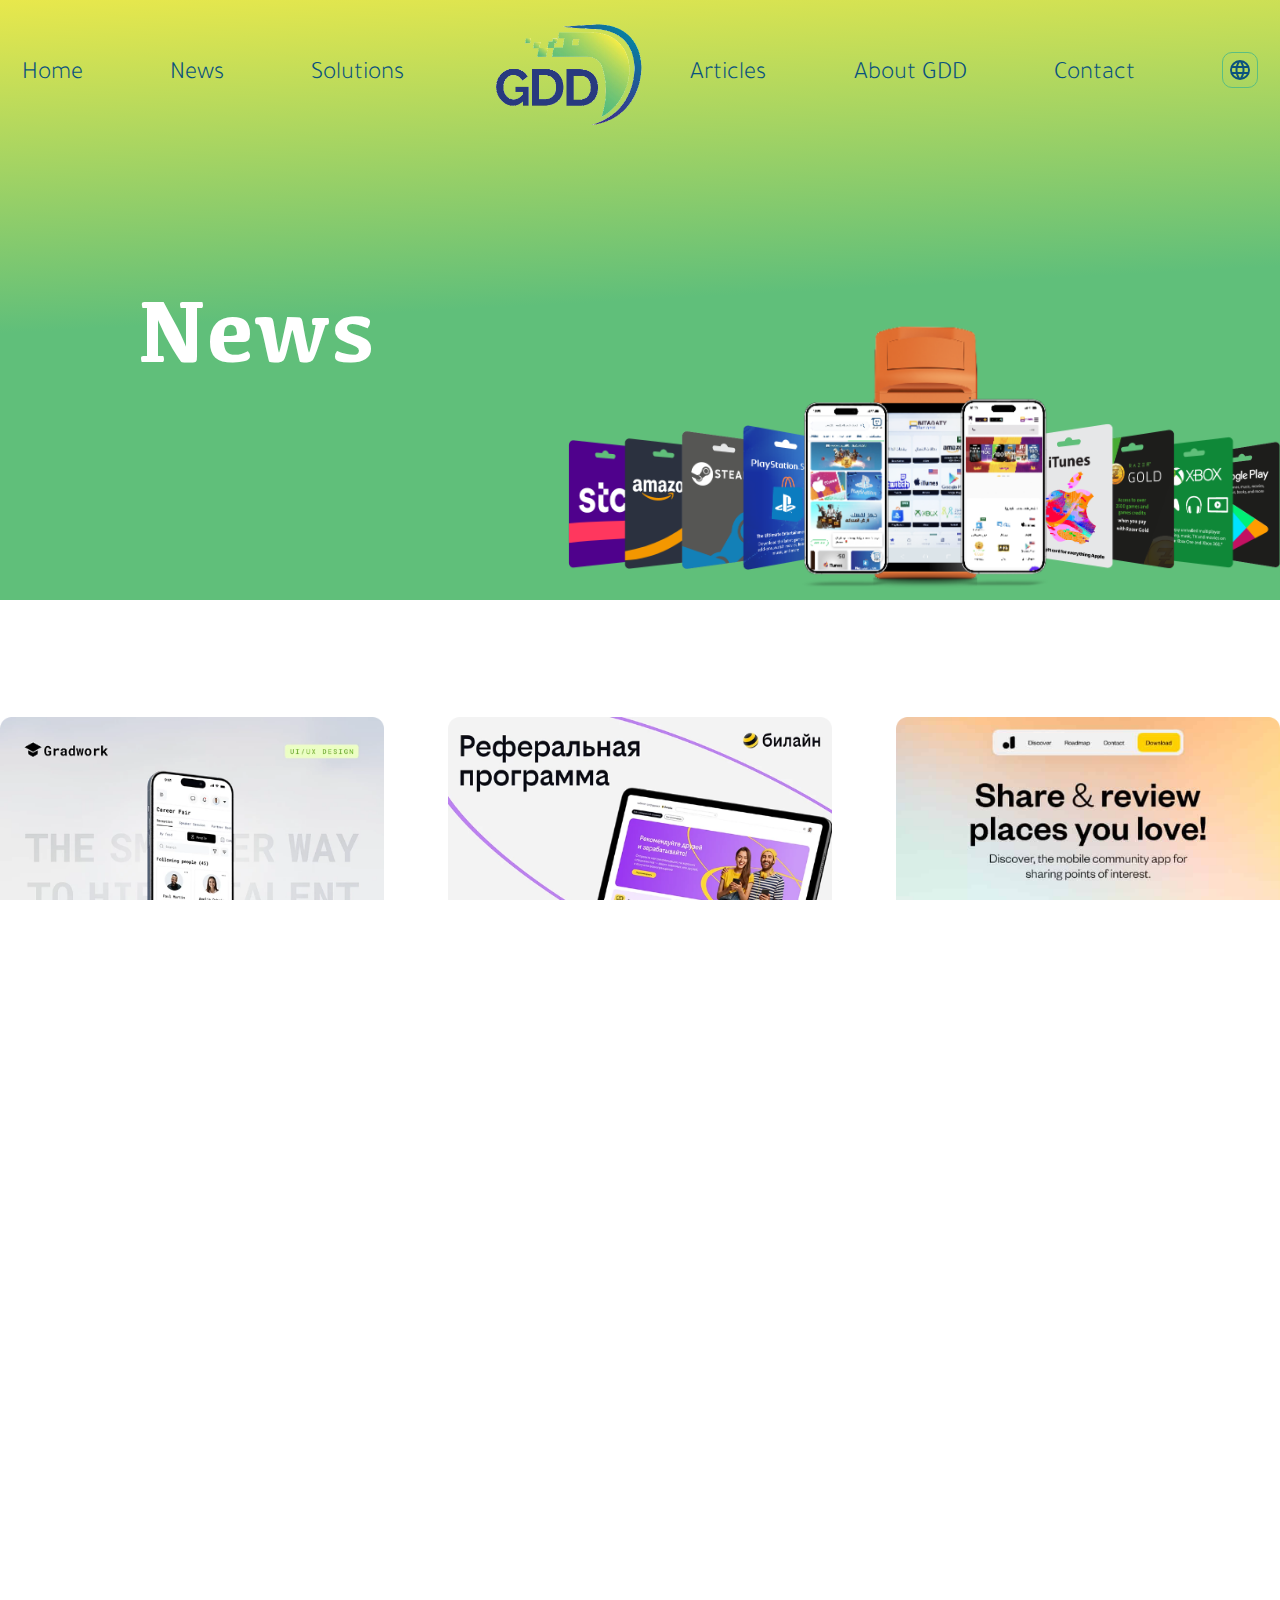
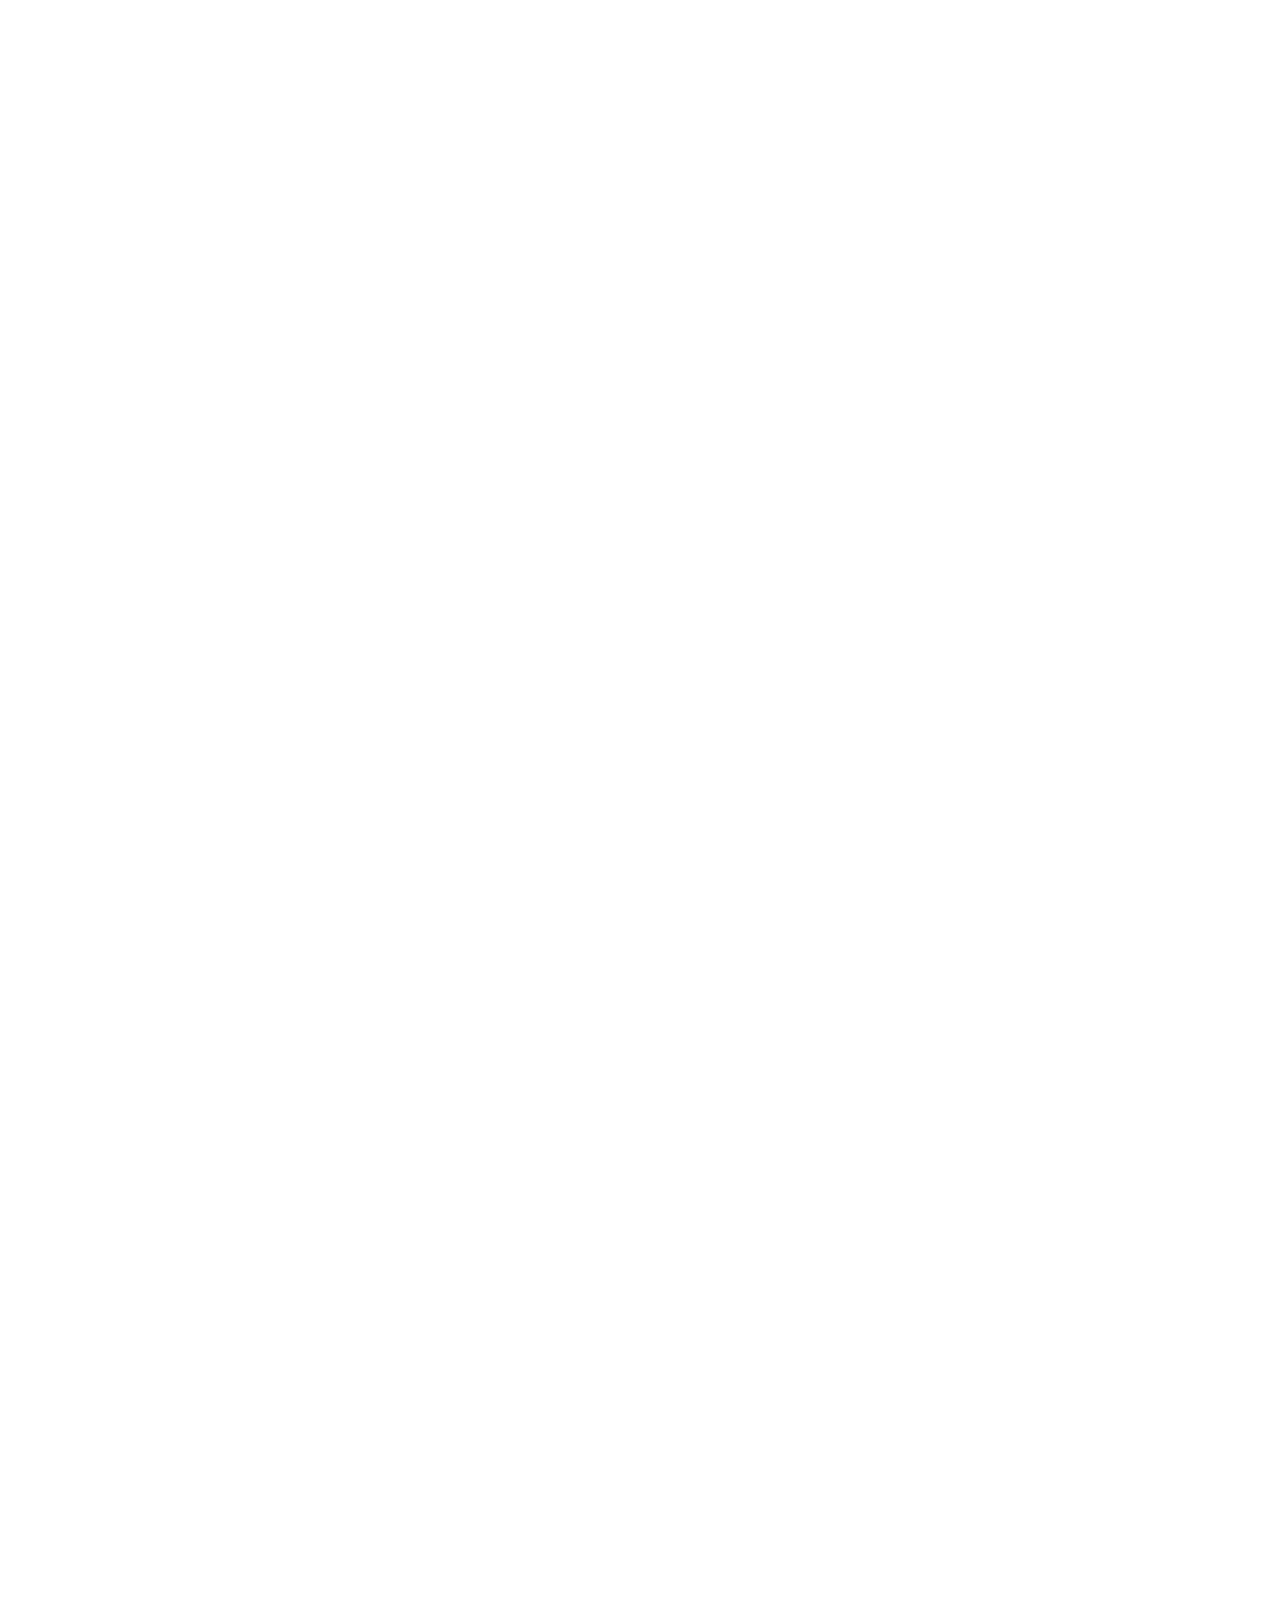
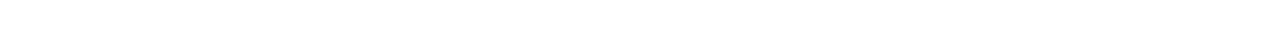
<file: GulfDDApi/wwwroot/news.html>
<html lang="en">

<head>
  <meta charset="UTF-8" />
  <meta http-equiv="X-UA-Compatible" content="IE=edge" />
  <meta name="viewport" content="width=device-width, initial-scale=1.0" />
  <link rel="icon" type="image/x-icon" href="./assets/GDD.png" />
  <link rel="stylesheet" href="./styles/layout.css" />
  <link rel="stylesheet" href="./styles/news.css" />
  <title>GulfDD News</title>
</head>

<body>
  <div class="container">
    <div class="header">
      <nav class="nav-container switch-dir"></nav>
      <div class="news-header switch-dir">
        <h2 class="en">News</h2>
        <h2 class="ar">الجديد</h2>
        <img class="header-main-img" src="./assets/Group 29862.png" alt="Header Image" />
      </div>
    </div>
  </div>
  <div class="news-container switch-dir">
    <div class="news-item">
      <img class="article-img" src="./assets/d6c78e5c263949070827c96d1383eaa0.png" alt="" loading="lazy" />
      <p class="en">28 December 2023</p>
      <p class="ar">28 ديسمبر 2023</p>
      <h3 class="en">WaterBear: Building A Free Platform For Impactful</h3>
      <h3 class="ar">عربي عربي عربي عربي عربي عربي عربي عربي</h3>

      <button class="en">
        Read More
        <img src="./assets//arrow-left-svgrepo-com.svg" alt="Arrow" loading="lazy" />
      </button>
      <button class="ar">
        اقرأ المزيد
        <img src="./assets/arrow-right-svgrepo-com.png" alt="Arrow" loading="lazy" class="ar" />
      </button>
    </div>
    <div class="news-item">
      <img class="article-img" src="./assets/8d426ee723d0316ef9abd51d65d36677.png" alt="" loading="lazy" />
      <p class="en">28 December 2023</p>
      <p class="ar">28 ديسمبر 2023</p>
      <h3 class="en">WaterBear: Building A Free Platform For Impactful</h3>
      <h3 class="ar">عربي عربي عربي عربي عربي عربي عربي عربي</h3>

      <button class="en">
        Read More
        <img src="./assets//arrow-left-svgrepo-com.svg" alt="Arrow" loading="lazy" />
      </button>
      <button class="ar">
        اقرأ المزيد
        <img src="./assets/arrow-right-svgrepo-com.png" alt="Arrow" loading="lazy" class="ar" />
      </button>
    </div>
    <div class="news-item">
      <img class="article-img" src="./assets/c9bb69f1eecfab8d7782f9901350e30d.png" alt="" loading="lazy" />
      <p class="en">28 December 2023</p>
      <p class="ar">28 ديسمبر 2023</p>
      <h3 class="en">WaterBear: Building A Free Platform For Impactful</h3>
      <h3 class="ar">عربي عربي عربي عربي عربي عربي عربي عربي</h3>
      <button class="en">
        Read More
        <img src="./assets//arrow-left-svgrepo-com.svg" alt="Arrow" loading="lazy" />
      </button>
      <button class="ar">
        اقرأ المزيد
        <img src="./assets/arrow-right-svgrepo-com.png" alt="Arrow" loading="lazy" class="ar" />
      </button>
    </div>
    <div class="news-item">
      <img class="article-img" src="./assets/d6c78e5c263949070827c96d1383eaa0.png" alt="" loading="lazy" />
      <p class="en">28 December 2023</p>
      <p class="ar">28 ديسمبر 2023</p>
      <h3 class="en">WaterBear: Building A Free Platform For Impactful</h3>
      <h3 class="ar">عربي عربي عربي عربي عربي عربي عربي عربي</h3>

      <button class="en">
        Read More
        <img src="./assets//arrow-left-svgrepo-com.svg" alt="Arrow" loading="lazy" />
      </button>
      <button class="ar">
        اقرأ المزيد
        <img src="./assets/arrow-right-svgrepo-com.png" alt="Arrow" loading="lazy" class="ar" />
      </button>
    </div>
    <div class="news-item">
      <img class="article-img" src="./assets/8d426ee723d0316ef9abd51d65d36677.png" alt="" loading="lazy" />
      <p class="en">28 December 2023</p>
      <p class="ar">28 ديسمبر 2023</p>
      <h3 class="en">WaterBear: Building A Free Platform For Impactful</h3>
      <h3 class="ar">عربي عربي عربي عربي عربي عربي عربي عربي</h3>

      <button class="en">
        Read More
        <img src="./assets//arrow-left-svgrepo-com.svg" alt="Arrow" loading="lazy" />
      </button>
      <button class="ar">
        اقرأ المزيد
        <img src="./assets/arrow-right-svgrepo-com.png" alt="Arrow" loading="lazy" class="ar" />
      </button>
    </div>
    <div class="news-item">
      <img class="article-img" src="./assets/c9bb69f1eecfab8d7782f9901350e30d.png" alt="" loading="lazy" />
      <p class="en">28 December 2023</p>
      <p class="ar">28 ديسمبر 2023</p>
      <h3 class="en">WaterBear: Building A Free Platform For Impactful</h3>
      <h3 class="ar">عربي عربي عربي عربي عربي عربي عربي عربي</h3>
      <button class="en">
        Read More
        <img src="./assets//arrow-left-svgrepo-com.svg" alt="Arrow" loading="lazy" />
      </button>
      <button class="ar">
        اقرأ المزيد
        <img src="./assets/arrow-right-svgrepo-com.png" alt="Arrow" loading="lazy" class="ar" />
      </button>
    </div>
  </div>
  <section class="subscribe-news switch-dir"></section>
  <div class="breaker"></div>
  <footer class="switch-dir"></footer>
  <script type="text/javascript" src="./js/layout.js"></script>
  <script type="text/javascript" src="./js/localization.js"></script>
</body>

</html>
</file>
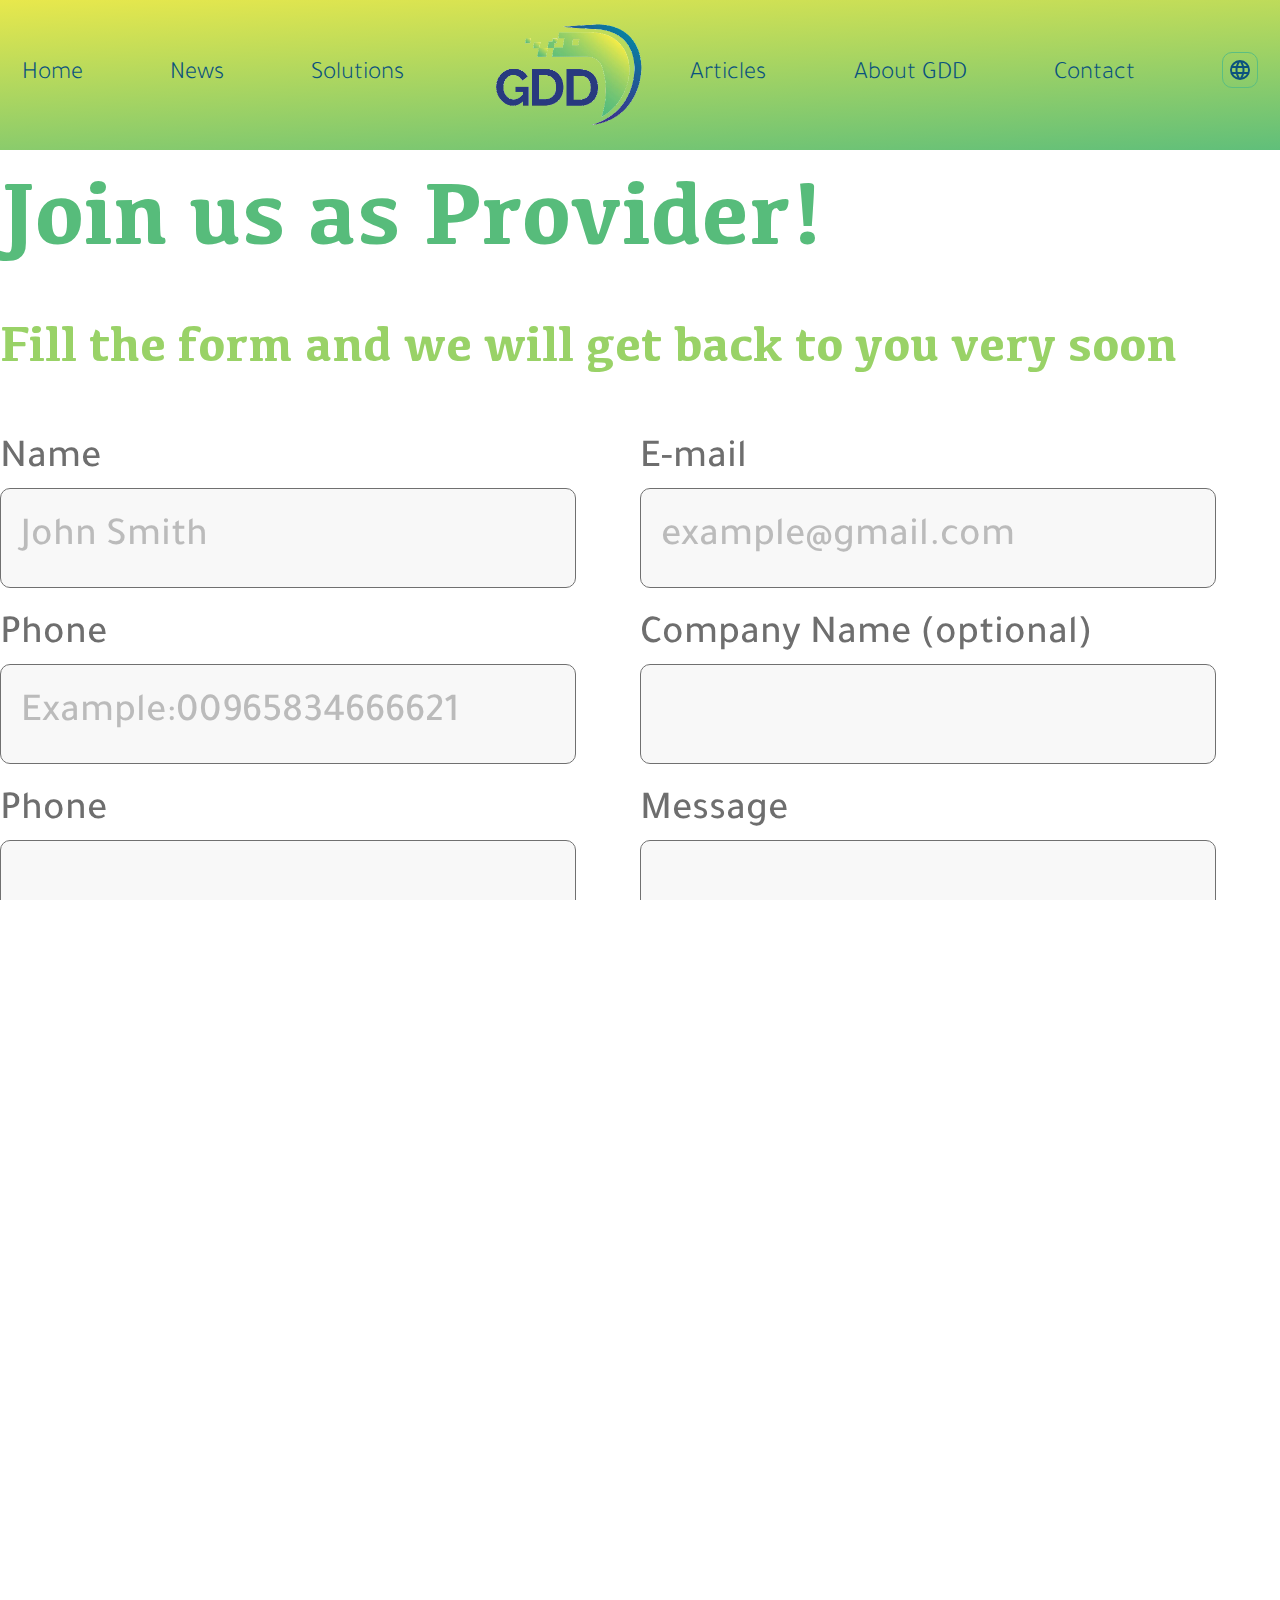
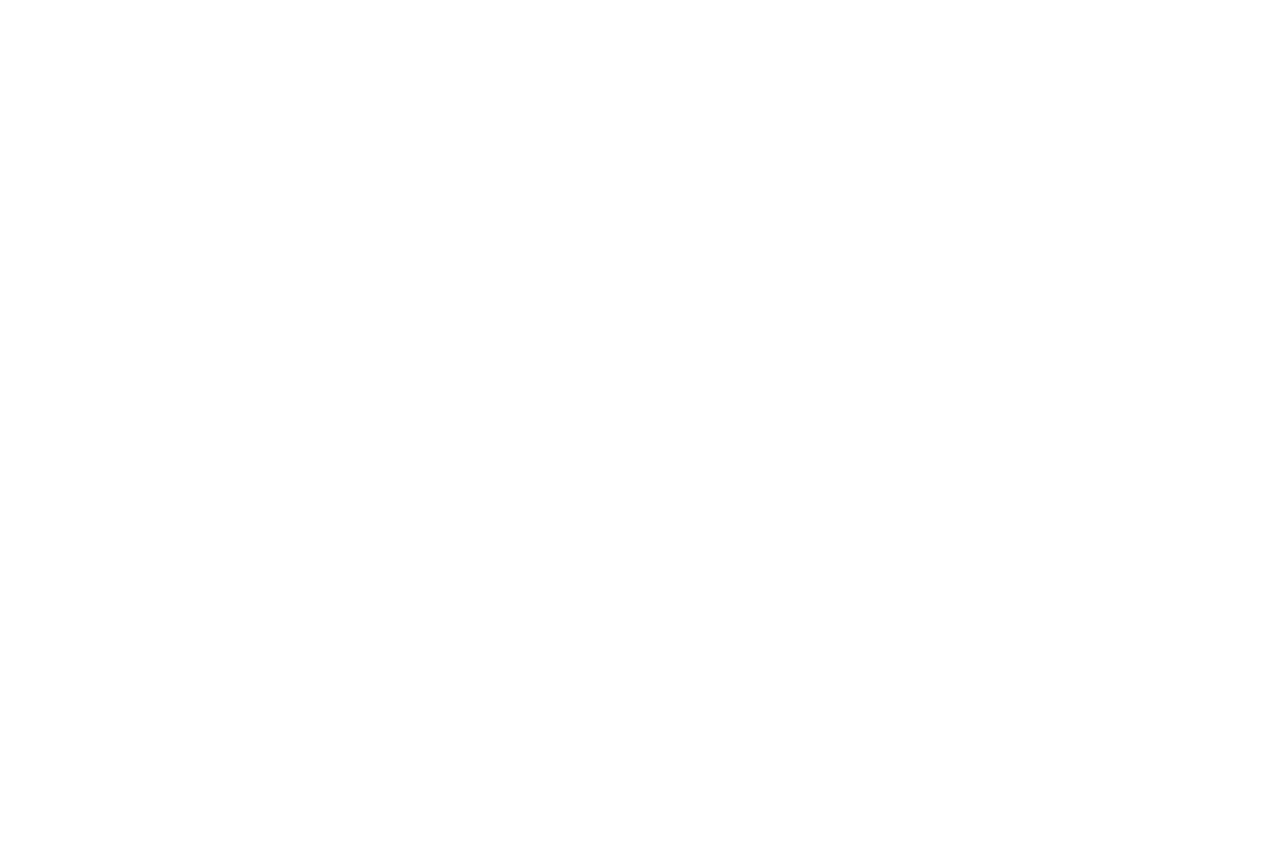
<file: GulfDDApi/wwwroot/provider-form.html>
<html lang="en">

<head>
  <meta charset="UTF-8" />
  <meta http-equiv="X-UA-Compatible" content="IE=edge" />
  <meta name="viewport" content="width=device-width, initial-scale=1.0" />
  <link rel="stylesheet" href="./styles/layout.css" />
  <link rel="stylesheet" href="./styles/provider-form.css" />
  <link rel="icon" type="image/x-icon" href="./assets/GDD.png" />
  <!-- <link rel="preconnect" href="https://fonts.googleapis.com" />
    <link rel="preconnect" href="https://fonts.gstatic.com" crossorigin />
    <link
      href="https://fonts.googleapis.com/css2?family=Tajawal:wght@200;400;500;700&display=swap"
      rel="stylesheet" /> -->
  <title>Provider Join</title>
</head>

<body>
  <div class="container">
    <nav class="nav-container switch-dir"></nav>
  </div>
  <div class="contact-body switch-dir">
    <h1 class="en">Join us as Provider!</h1>
    <h1 class="ar">انضم إلينا كمزود!</h1>
    <h3 class="en">Fill the form and we will get back to you very soon</h3>
    <h3 class="ar">املأ النموذج وسنقوم بالرد عليك قريبًا جدًا</h3>
    <form action="">
      <div class="input-container">
        <label class="en" for="">Name</label>
        <label class="ar" for="">الاسم</label>
        <input type="text" name="name" required placeholder="John Smith" />
      </div>

      <div class="input-container">
        <label class="en" for="">E-mail</label>
        <label class="ar" for="">البريد الألكتروني</label>
        <input type="email" name="email" required placeholder="example@gmail.com" />
      </div>
      <div class="input-container">
        <label class="en" for="">Phone</label>
        <label class="ar" for="">الهاتف</label>
        <input type="text" name="phone" required placeholder="Example:00965834666621" />
      </div>

      <div class="input-container">
        <label class="en" for="">Company Name (optional)</label>
        <label class="ar" for="">اسم الشركة (اختياري)</label>
        <input type="text" name="reason" required />
      </div>

      <!--  -->
      <div class="input-container">
        <label for="">Phone</label>
        <input type="text" name="phone" required />
      </div>
      <!--  -->
      <div class="input-container">
        <label class="en" for="">Message</label>
        <label class="ar" for="">الرسالة</label>
        <textarea class="contact-form-textarea"></textarea>
      </div>
      <div class="input-container">
        <label class="en" for="">dropdown</label>
        <label class="ar" for="">اختياري</label>
        <div class="custom-select">
          <select>
            <option value="0">Select</option>
            <option value="1">Option number 1</option>
            <option value="2">Option number 2</option>
            <option value="3">Option number 3</option>
            <option value="4">Option number 4</option>
            <option value="5">Option number 5</option>
          </select>
        </div>
      </div>
      <div class="input-container"></div>
      <div class="input-container"></div>

      <div class="input-container radio">
        <label class="radio-container">Option number 1
          <input type="radio" checked="checked" name="radio" />
          <span class="checkmark"></span>
        </label>
        <label class="radio-container">Option number 2
          <input type="radio" name="radio" />
          <span class="checkmark"></span>
        </label>
      </div>
      <div class="input-container"></div>
      <div class="input-container"></div>
      <div class="input-container"></div>

      <div class="input-container switch">
        <label class="switch">
          <input type="checkbox" />
          <span class="slider round"></span>
        </label>
        <label class="switch">
          <input type="checkbox" />
          <span class="slider round"></span>
        </label>
      </div>

      <div class="submit-button-container switch-dir">
        <button class="en">
          <img src="./assets/arrow-right-svgrepo-com.png" alt="Arrow" loading="lazy" />
          Back
        </button>
        <button class="en">
          Next
          <img src="./assets/arrow-left-svgrepo-com.svg" alt="Arrow" loading="lazy" />
        </button>
        <button class="ar">
          <img src="./assets/arrow-right-svgrepo-com.png" alt="Arrow" loading="lazy" class="arrow-switch ar" />
          الرجوع
        </button>
        <button class="ar">
          تخطي
          <img src="./assets/arrow-left-svgrepo-com.svg" alt="Arrow" loading="lazy" class="arrow-switch ar" />
        </button>
      </div>
    </form>
  </div>
  <section class="subscribe-news"></section>
  <div class="breaker"></div>
  <footer></footer>

  <script type="text/javascript" src="./js/layout.js"></script>
  <script type="text/javascript" src="./js/select.js"></script>
  <script type="text/javascript" src="./js/localization.js"></script>
</body>

</html>
</file>
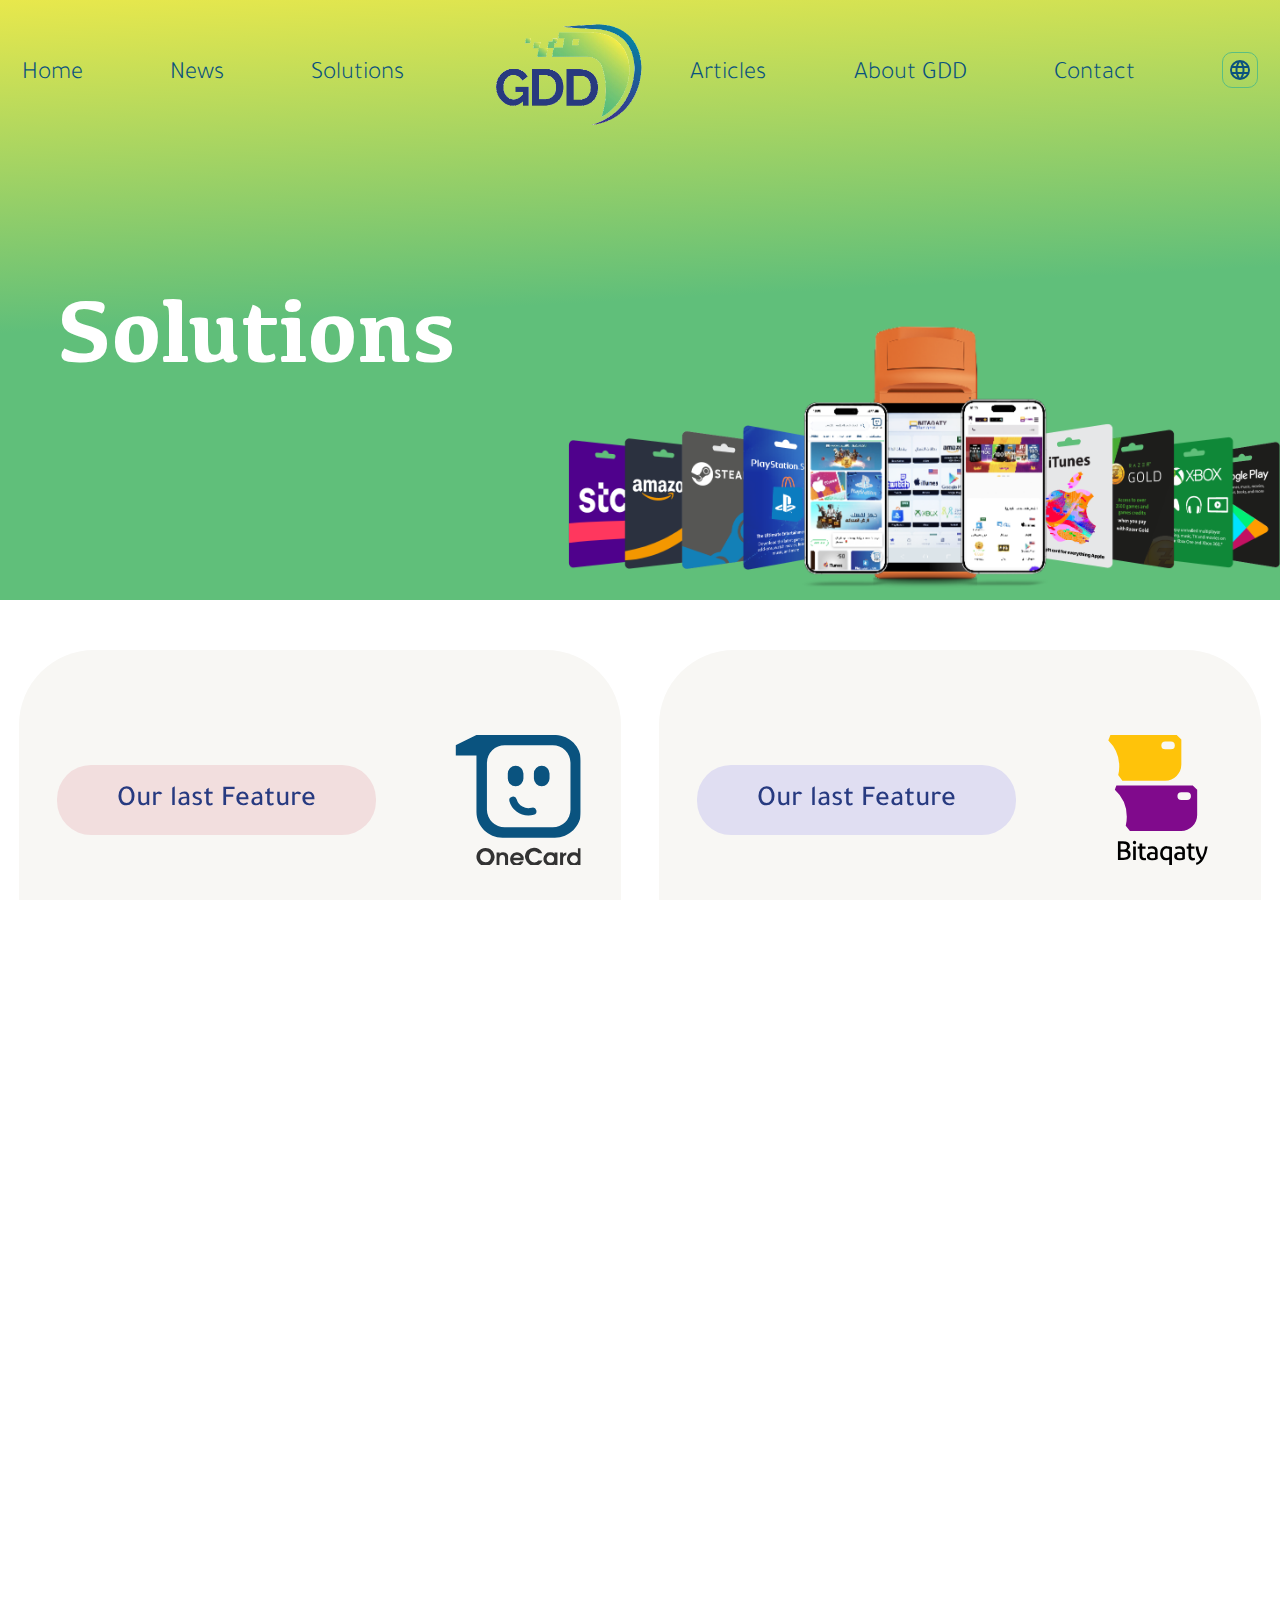
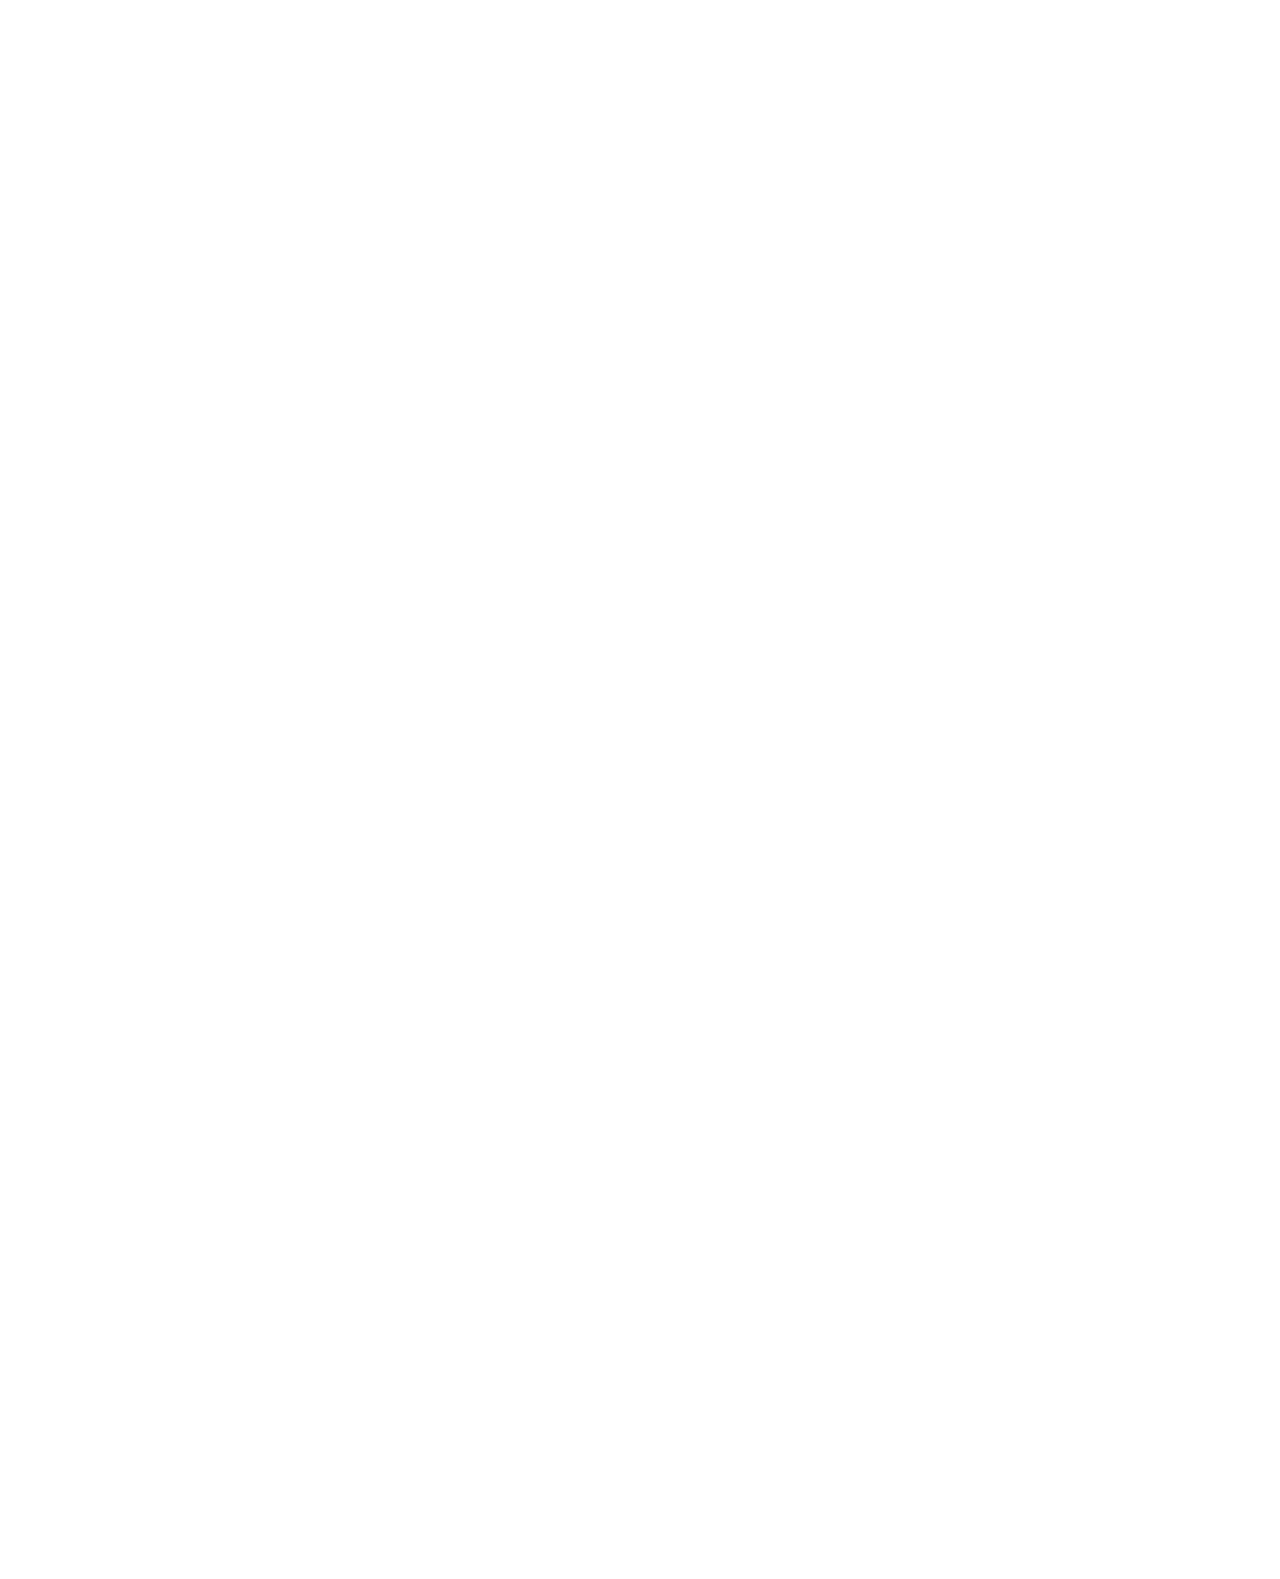
<file: GulfDDApi/wwwroot/solutions.html>
<html lang="en">

<head>
  <meta charset="UTF-8" />
  <meta http-equiv="X-UA-Compatible" content="IE=edge" />
  <meta name="viewport" content="width=device-width, initial-scale=1.0" />
  <link rel="icon" type="image/x-icon" href="./assets/GDD.png" />
  <link rel="stylesheet" href="./styles/layout.css" />
  <link rel="stylesheet" href="./styles/solutions.css" />
  <!-- <link rel="preconnect" href="https://fonts.googleapis.com" />
    <link rel="preconnect" href="https://fonts.gstatic.com" crossorigin />
    <link
      href="https://fonts.googleapis.com/css2?family=Tajawal:wght@200;400;500;700&display=swap"
      rel="stylesheet" /> -->

  <title>GulfDD Solutions</title>
</head>

<body>
  <div class="container">
    <div class="header">
      <nav class="nav-container switch-dir"></nav>
      <div class="solutions-header switch-dir">
        <h2 class="en">Solutions</h2>
        <h2 class="ar">الحلول</h2>
        <img class="header-main-img" src="./assets/Group 29862.png" alt="Header Image" />
      </div>
    </div>
  </div>
  <div class="solutions-container switch-dir">
    <div class="solution-item">
      <div class="title">
        <h3 class="red en">Our last Feature</h3>
        <h3 class="red ar">الميزة الأخيرة لدينا</h3>
        <img src="./assets/logo.svg" alt="" />
      </div>
      <article>
        New dashboard <br />
        consolidate all numbers
      </article>
      <p>Your chance with us like Uber Your chance with us like Uber</p>
      <div class="button-container">
        <button>Talk to Agent</button>
        <button>Discover more</button>
      </div>
    </div>
    <div class="solution-item">
      <div class="title">
        <h3 class="blue en">Our last Feature</h3>
        <h3 class="red ar">الميزة الأخيرة لدينا</h3>

        <img src="./assets/logo-btv.svg" alt="" />
      </div>
      <article>
        New dashboard <br />
        consolidate all numbers
      </article>
      <p>Your chance with us like Uber Your chance with us like Uber</p>
      <div class="button-container">
        <button>Talk to Agent</button>
        <button>Discover more</button>
      </div>
    </div>
    <div class="solution-item">
      <div class="title">
        <h3 class="blue">Our last Feature</h3>
        <img src="./assets/logo.svg" alt="" />
      </div>
      <article>
        New dashboard <br />
        consolidate all numbers
      </article>
      <p>Your chance with us like Uber Your chance with us like Uber</p>
      <div class="button-container">
        <button>Talk to Agent</button>
        <button>Discover more</button>
      </div>
    </div>
    <div class="solution-item">
      <div class="title">
        <h3 class="blue">Our last Feature</h3>
        <img src="./assets/logo-btv.svg" alt="" />
      </div>
      <article>
        New dashboard <br />
        consolidate all numbers
      </article>
      <p>Your chance with us like Uber Your chance with us like Uber</p>
      <div class="button-container">
        <button>Talk to Agent</button>
        <button>Discover more</button>
      </div>
    </div>
  </div>

  <section class="subscribe-news switch-dir"></section>
  <div class="breaker"></div>
  <footer class="switch-dir"></footer>
  <script type="text/javascript" src="./js/layout.js"></script>
  <script type="text/javascript" src="./js/localization.js"></script>

</body>

</html>
</file>
<file: GulfDDApi/wwwroot/styles/layout.css>
@font-face {
  font-family: "Tajawal";
  src: url("../fonts/Tajawal-Light.ttf");
  font-weight: 300;
  font-style: normal;
}
/* RIGHT */
@font-face {
  font-family: "Tajawal";
  src: url("../fonts/Tajawal-ExtraLight.ttf");
  font-weight: 200;
  font-style: normal;
}
/* RIGHT */
@font-face {
  font-family: "Tajawal";
  src: url("../fonts/Tajawal-Medium.ttf");
  font-weight: 500;
  font-style: normal;
}
@font-face {
  font-family: "Tajawal";
  src: url("../fonts/Tajawal-Bold.ttf");
  font-weight: 700;
  font-style: normal;
}
@font-face {
  font-family: "Tajawal";
  src: url("../fonts/Tajawal-Bold.ttf");
  font-weight: bold;
  font-style: normal;
}
@font-face {
  font-family: "Tajawal";
  src: url("../fonts/Tajawal-ExtraBold.ttf");
  font-weight: 800;
  font-style: normal;
}
@font-face {
  font-family: "Kefa";
  src: url("../fonts/kefa-bold.ttf");
  font-weight: bold;
  font-style: bold;
}
* {
  box-sizing: border-box;
}

html {
  overflow-x: hidden;
}

body {
  margin: 0;
  padding: 0;
  width: 100vw;
  height: 100vh;
  overflow-x: hidden;
}

@media (max-width: 968px) {
  html {
    overflow-x: hidden;
  }
}
.header {
  width: 100vw;
  min-height: 50%;
  background: transparent linear-gradient(177deg, #e8e84c 0%, #60bf7a 50%) 0% 0% no-repeat padding-box;
  position: relative;
  padding: 150px 0;
  margin: 0;
}

.nav-container {
  position: absolute;
  top: 0%;
  left: 0%;
  width: 100%;
  height: 150px;
  z-index: 2;
  margin: 0 auto;
}
.nav-container .sidebar-icon,
.nav-container .nav-logo-res,
.nav-container .localization-res {
  display: none;
}
.nav-container ul {
  padding: 0;
  margin: 0;
  display: flex;
  justify-content: space-around;
  align-items: center;
  flex-direction: row;
  width: 100%;
  max-width: 1300px;
  min-height: 500px;
  margin-top: 50px;
  margin: 50px auto;
  min-height: 150px;
  margin: 0 auto 0 auto;
  display: flex;
  justify-content: space-around;
  align-items: center;
  flex-direction: row;
  list-style: none;
}
.nav-container ul a {
  text-decoration: none;
  font: normal normal 300 25px/40px Tajawal;
  color: #09527e;
  transition: all 0.7s ease-in-out;
  cursor: pointer;
}
.nav-container ul a:hover {
  opacity: 0.5;
}
.nav-container ul .res-nav-close-icon {
  display: none;
}
.nav-container ul .localization-desk {
  border: 1px solid #5bbe81;
  border-radius: 10px;
  padding: 5px;
  margin-bottom: 10px;
  cursor: pointer;
  transition: all 0.7s ease-in-out;
  cursor: pointer;
}
.nav-container ul .localization-desk:hover {
  opacity: 0.5;
}
@media (max-width: 968px) {
  .nav-container {
    padding: 0 30px;
    z-index: 99;
    display: flex;
    align-items: center;
    justify-content: space-between;
  }
  .nav-container .sidebar-icon,
.nav-container .nav-logo-res {
    display: block;
    width: 83px;
    height: 56px;
  }
  .nav-container .sidebar-icon {
    width: 27px !important;
    height: 22px !important;
  }
  .nav-container .localization-res {
    display: block;
    border: 1px solid #5bbe81;
    border-radius: 10px;
    padding: 5px;
    margin-bottom: 10px;
  }
  .nav-container ul {
    width: 350px;
    position: fixed;
    min-height: 400px;
    left: calc(100% + 350px);
    top: 0;
    box-shadow: rgba(149, 157, 165, 0.2) 0px 8px 24px;
    display: flex;
    justify-content: space-around;
    align-items: center;
    flex-direction: column;
    min-height: 400px;
    transition: all 0.5s ease-in-out;
    background-color: #60be79;
    z-index: 1000000000000000300000000;
    height: 100vh;
  }
  .nav-container ul .localization-desk {
    display: none;
  }
  .nav-container ul .res-nav-close-icon {
    width: 50px;
    height: 50px;
    position: absolute;
    top: 10px;
    left: 20px;
    display: block;
  }
  .nav-container ul li.logo {
    display: none;
  }
  .nav-container ul li a {
    color: #fff;
    font-size: 30px;
  }
  .nav-container ul li:has(> .logo) {
    display: none;
  }
}

.breaker {
  width: 100%;
  max-width: 1458px;
  background-color: #f6f6f6;
  border-radius: 20px;
  height: 29px;
  margin: 50px auto;
}

.subscribe-news {
  display: flex;
  justify-content: space-around;
  align-items: center;
  flex-direction: row;
  width: 100%;
  max-width: 1458px;
  min-height: 500px;
  margin-top: 50px;
  margin: 50px auto;
  min-height: 300px;
  position: relative;
  flex-direction: column;
  justify-content: center;
}
.subscribe-news .layout1 {
  position: absolute;
  top: 0%;
  left: -10%;
  width: 50%;
  height: 250px;
  z-index: -1;
}
.subscribe-news .layout2 {
  position: absolute;
  top: 0%;
  right: -10%;
  width: 50%;
  height: 200px;
  z-index: -1;
}
.subscribe-news h2 {
  font: normal normal normal 50px/58px Kefa;
  color: #2e2e2e;
  margin: 0 0 20px 0;
  padding: 0;
}
.subscribe-news .subscribe-container {
  display: flex;
  justify-content: flex-start;
  align-items: center;
  flex-direction: row;
  height: 90px;
  width: 55%;
}
.subscribe-news .subscribe-container input {
  background: #ffffff 0% 0% no-repeat padding-box;
  border: 1px solid #707070;
  border-radius: 20px;
  width: 80%;
  height: 70px;
  border-radius: 15px;
  color: #d0d0d0;
  text-indent: 40px;
  font: normal normal normal 37px/51px Tajawal;
}
.subscribe-news .subscribe-container button {
  background-color: #707070;
  border: none;
  display: flex;
  justify-content: center;
  align-items: center;
  flex-direction: row;
  transition: all 0.7s ease-in-out;
  cursor: pointer;
  height: 70px;
  font: normal normal normal 29px/41px Tajawal;
  color: #ffffff;
  border-radius: 41px;
  padding: 0 60px;
  border-radius: 15px;
  height: 70px;
  margin: 0 20px;
}
.subscribe-news .subscribe-container button:hover {
  opacity: 0.5;
}
@media (max-width: 968px) {
  .subscribe-news .subscribe-container button {
    border-radius: 20px;
    height: 50px;
  }
  .subscribe-news .subscribe-container button img {
    width: 22px;
    height: 22px;
    margin-left: 10px !important;
  }
  .subscribe-news .subscribe-container button img.ar {
    margin-left: 0 !important;
    margin-right: 10px !important;
  }
}
@media (max-width: 968px) {
  .subscribe-news {
    min-height: 250px;
  }
  .subscribe-news .layout1,
.subscribe-news .layout2 {
    width: 200px;
    height: 80px;
    top: 50%;
  }
  .subscribe-news .layout1 {
    left: 0;
  }
  .subscribe-news .layout2 {
    right: 0;
  }
  .subscribe-news h2 {
    font-size: 23px;
  }
  .subscribe-news .subscribe-container {
    width: 95%;
    flex-direction: column;
  }
  .subscribe-news .subscribe-container input {
    border-radius: 10px;
    font-size: 20px !important;
  }
  .subscribe-news .subscribe-container button {
    font-size: 30px !important;
    height: 38px !important;
    border-radius: 5px;
    margin-top: 10px;
    margin-left: 0;
    line-height: 0;
    padding: 20px 60px !important;
  }
}

footer {
  display: flex;
  justify-content: space-around;
  align-items: center;
  flex-direction: row;
  width: 100%;
  max-width: 1458px;
  min-height: 500px;
  margin-top: 50px;
  margin: 50px auto;
  flex-direction: column;
  min-height: 300px;
}
footer .info {
  display: flex;
  justify-content: space-around;
  align-items: center;
  flex-direction: row;
  width: 100%;
  align-items: flex-start;
}
footer .info .img-container {
  display: flex;
  justify-content: flex-start;
  align-items: center;
  flex-direction: row;
  flex-wrap: wrap;
  width: 220px;
}
footer .info .img-container img:nth-child(1) {
  width: 200px;
  height: 100px;
  background-color: #f7f7f7;
  border-radius: 5px;
  padding: 5px;
  margin: 0 0 10px 0;
}
footer .info .img-container img:nth-child(2), footer .info .img-container img:nth-child(3) {
  width: 90px;
  height: 90px;
  background-color: #f7f7f7;
  border-radius: 5px;
  padding: 5px;
  margin: 0 5px;
}
footer .info article {
  font: normal normal normal 24px/37px Tajawal;
  color: #7e8f9a;
  width: 300px;
  margin: 0 50px;
}
footer .info .ul-container {
  display: flex;
  justify-content: space-around;
  align-items: center;
  flex-direction: row;
}
footer .info .ul-container ul {
  list-style: none;
  padding: 0;
  margin: 0;
  margin-left: 80px;
}
footer .info .ul-container li {
  margin: 0;
  padding: 0;
}
footer .info .ul-container li a {
  font: normal normal normal 25px/77px Tajawal;
  color: #273a80;
  text-decoration: none;
  transition: all 0.7s ease-in-out;
  cursor: pointer;
}
footer .info .ul-container li a:hover {
  opacity: 0.5;
}
footer .info .get-in-touch h4 {
  font: normal normal bold 33px/38px Tajawal;
  color: #55bc7d;
  text-align: center;
  margin: 0;
  padding: 0;
}
footer .info .get-in-touch a {
  text-decoration: none;
  background-color: #ffffff;
  border: none;
  display: flex;
  justify-content: center;
  align-items: center;
  flex-direction: row;
  transition: all 0.7s ease-in-out;
  cursor: pointer;
  height: 70px;
  font: normal normal normal 29px/41px Tajawal;
  color: #273981;
  border-radius: 41px;
  padding: 0 60px;
  border: 1px solid #495890;
  border-radius: 41px;
  font-size: 25px !important;
  padding: 0 !important;
}
footer .info .get-in-touch a:hover {
  opacity: 0.5;
}
@media (max-width: 968px) {
  footer .info .get-in-touch a {
    border-radius: 20px;
    height: 50px;
  }
  footer .info .get-in-touch a img {
    width: 22px;
    height: 22px;
    margin-left: 10px !important;
  }
  footer .info .get-in-touch a img.ar {
    margin-left: 0 !important;
    margin-right: 10px !important;
  }
}
footer .info .get-in-touch a:nth-child(2) {
  margin: 10px 0;
}
footer .copy-right {
  display: flex;
  justify-content: space-between;
  align-items: center;
  flex-direction: row;
  width: 100%;
  min-height: 80px;
}
footer .copy-right img {
  width: 460px;
  height: 37px;
}
footer .copy-right p {
  font: normal normal normal 23px/33px Tajawal;
  color: #707070;
}
@media (max-width: 1200px) {
  footer .ul-container {
    align-items: flex-start !important;
    justify-content: flex-start !important;
  }
  footer .ul-container ul {
    margin-left: 10px !important;
  }
  footer .ul-container ul li a {
    font-size: 16px !important;
  }
  footer .get-in-touch a {
    font-size: 16px !important;
  }
}
@media (max-width: 968px) {
  footer .info {
    flex-wrap: wrap;
  }
  footer .info .img-container {
    width: 100%;
  }
  footer .info .img-container img:nth-child(1) {
    width: 100%;
    max-width: 350px;
    -o-object-fit: cover;
       object-fit: cover;
    margin: 0 auto 10px auto;
  }
  footer .info .img-container img:nth-child(2), footer .info .img-container img:nth-child(3) {
    width: 40%;
    margin: 0 5%;
  }
  footer .info .ul-container {
    margin-top: 20px;
  }
  footer .info .ul-container ul {
    margin-left: 0;
    width: 45%;
  }
  footer .info .ul-container ul li a {
    font: normal normal normal 23px/37px Tajawal;
  }
  footer .info article {
    font: normal normal normal 19px/26px Tajawal;
    width: 100%;
    margin: 40px 0 0 0;
  }
  footer .info div,
footer .info article {
    width: 95%;
  }
  footer .info .get-in-touch {
    display: flex;
    justify-content: space-around;
    align-items: center;
    flex-direction: row;
    flex-wrap: wrap;
    margin-top: 20px;
  }
  footer .info .get-in-touch h4 {
    width: 100%;
    text-align: center;
    font: normal normal bold 23px/33px Tajawal;
  }
  footer .info .get-in-touch a {
    width: 48%;
    font: normal normal normal 16px/20px Tajawal !important;
    padding: 0;
  }
  footer .copy-right {
    flex-direction: column;
  }
  footer .copy-right img {
    width: 100% !important;
  }
  footer .copy-right p {
    font: normal normal normal 14px/22px Tajawal;
    width: 100%;
    text-align: center;
  }
}/*# sourceMappingURL=layout.css.map */
</file>
<file: GulfDDApi/wwwroot/styles/about.css>
@font-face {
  font-family: "Tajawal";
  src: url("../fonts/Tajawal-Light.ttf");
  font-weight: 300;
  font-style: normal;
}
/* RIGHT */
@font-face {
  font-family: "Tajawal";
  src: url("../fonts/Tajawal-ExtraLight.ttf");
  font-weight: 200;
  font-style: normal;
}
/* RIGHT */
@font-face {
  font-family: "Tajawal";
  src: url("../fonts/Tajawal-Medium.ttf");
  font-weight: 500;
  font-style: normal;
}
@font-face {
  font-family: "Tajawal";
  src: url("../fonts/Tajawal-Bold.ttf");
  font-weight: 700;
  font-style: normal;
}
@font-face {
  font-family: "Tajawal";
  src: url("../fonts/Tajawal-Bold.ttf");
  font-weight: bold;
  font-style: normal;
}
@font-face {
  font-family: "Tajawal";
  src: url("../fonts/Tajawal-ExtraBold.ttf");
  font-weight: 800;
  font-style: normal;
}
@font-face {
  font-family: "Kefa";
  src: url("../fonts/kefa-bold.ttf");
  font-weight: bold;
  font-style: bold;
}
* {
  box-sizing: border-box;
}

html {
  overflow-x: hidden;
}

body {
  margin: 0;
  padding: 0;
  width: 100vw;
  height: 100vh;
  overflow-x: hidden;
}

@media (max-width: 968px) {
  html {
    overflow-x: hidden;
  }
}
.header {
  padding: 150px 0 0 0;
}
@media (max-width: 968px) {
  .header {
    min-height: 1500px;
  }
}

.about-header {
  display: flex;
  justify-content: space-around;
  align-items: center;
  flex-direction: row;
  width: 100%;
  max-width: 1458px;
  min-height: 500px;
  margin-top: 50px;
  margin: 50px auto;
  height: 100%;
  align-items: center;
  flex-wrap: wrap;
}
.about-header h2 {
  width: 40%;
  height: 400px;
  font: normal normal bold 90px/104px Kefa;
  color: #ffffff;
  margin: 0;
  padding: 0;
  display: flex;
  justify-content: flex-start;
  align-items: center;
  flex-direction: row;
}
.about-header img {
  width: 60%;
  max-width: 1165px;
  height: 400px;
}
.about-header p {
  height: 300px;
  width: 40%;
  font: normal normal 200 73px/83px Tajawal;
  margin-right: auto;
}
.about-header p.ar {
  margin-right: 0;
}
.about-header article {
  height: 300px;
  font: normal normal normal 32px/46px Tajawal;
  color: #ffffff;
  text-align: right;
  width: 50%;
}
@media (max-width: 968px) {
  .about-header {
    flex-direction: column;
    justify-content: flex-start;
    height: auto;
    margin-top: 100px;
  }
  .about-header h2 {
    width: 100%;
    height: 100px;
    text-align: center;
    display: block;
    font-size: 50px !important;
    line-height: 58px !important;
  }
  .about-header img {
    width: 100%;
    -o-object-fit: contain;
       object-fit: contain;
    padding-right: 15px;
  }
  .about-header p {
    height: 200px;
    width: 100%;
    text-align: center;
    padding-top: 0;
    margin-top: 0;
  }
  .about-header article {
    height: 200px;
    width: 100%;
    text-align: center;
    margin-top: 100px;
  }
}

.about-container {
  display: flex;
  justify-content: space-around;
  align-items: center;
  flex-direction: row;
  width: 100%;
  max-width: 1458px;
  min-height: 500px;
  margin-top: 50px;
  margin: 50px auto;
  margin: 0 auto;
}
.about-container.switch {
  direction: rtl;
}
.about-container.switch .about-info {
  direction: ltr !important;
}
.about-container img {
  width: 40%;
  height: 360px;
  -o-object-fit: contain;
     object-fit: contain;
}
.about-container .about-info {
  width: 50%;
}
.about-container .about-info h4 {
  font: normal normal bold 90px/104px Tajawal;
  color: #000000;
}
.about-container .about-info p {
  font: normal normal normal 50px/60px Tajawal;
  color: #707070;
}
@media (max-width: 968px) {
  .about-container {
    flex-direction: column;
    margin: 20px auto;
  }
  .about-container.switch {
    direction: ltr !important;
  }
  .about-container img {
    margin: 0 auto;
    width: 200px;
    height: 200px;
  }
  .about-container .about-info {
    width: 95%;
  }
  .about-container .about-info h4 {
    text-align: center;
  }
  .about-container .about-info p {
    text-align: center;
    font-size: 30px !important;
  }
}

.our-story {
  background-color: #f2f2f2;
  width: 100vw;
  padding: 50px;
}
@media (max-width: 968px) {
  .our-story {
    padding: 0;
  }
}
.our-story .story-container {
  width: 100%;
  padding: 50px;
  display: flex;
  justify-content: space-around;
  align-items: center;
  flex-direction: row;
  width: 100%;
  max-width: 1458px;
  min-height: 500px;
  margin-top: 50px;
  margin: 50px auto;
  flex-direction: column;
  align-items: flex-start;
  min-height: 400px;
}
.our-story .story-container h4 {
  font: normal normal bold 90px/0 Tajawal;
  color: #000000;
  margin: 0;
  padding: 0;
}
.our-story .story-container p {
  font: normal normal 200 73px/83px Tajawal;
  color: #000000;
}
.our-story .story-container article {
  font: normal normal normal 50px/60px Tajawal;
  color: #707070;
}
@media (max-width: 968px) {
  .our-story .story-container {
    width: 95vw;
    margin: 0 2.5vw;
  }
  .our-story .story-container h4 {
    font-size: 45px !important;
    text-align: center;
    width: 100%;
  }
  .our-story .story-container p {
    font-size: 35px !important;
    line-height: 45px !important;
    text-align: center;
  }
  .our-story .story-container article {
    font-size: 25px !important;
    text-align: center;
  }
}

.page-section {
  display: flex;
  justify-content: space-around;
  align-items: center;
  flex-direction: row;
  width: 100%;
  max-width: 1458px;
  min-height: 500px;
  margin-top: 50px;
  margin: 50px auto;
}
.page-section.service-products {
  align-items: flex-start;
  flex-direction: column;
}
.page-section.service-products .title {
  display: flex;
  justify-content: space-around;
  align-items: center;
  flex-direction: row;
  width: 100%;
  max-width: 100%;
  min-height: 500px;
  margin-top: 50px;
  margin: 50px auto;
  min-height: 200px;
  padding-left: 0;
  padding-right: 0;
  justify-content: space-between;
  flex-wrap: wrap;
}
.page-section.service-products .title h2 {
  margin: 0;
  padding: 0;
}
.page-section.service-products .title h2 span:nth-child(1) {
  font: normal normal bold 90px/90px Kefa;
  color: #57bc7b;
}
.page-section.service-products .title h2 span:nth-child(2) {
  font: normal normal bold 90px/90px Kefa;
  color: #273981;
}
.page-section.service-products .title h2 span:nth-child(3) {
  font: normal normal bold 90px/90px Kefa;
  color: #273981;
}
.page-section.service-products .title .buttons-container {
  display: flex;
  justify-content: center;
  align-items: center;
  flex-direction: row;
  margin-top: 20px;
  flex-direction: column;
}
.page-section.service-products .title .buttons-container .arrow {
  width: 100px;
  height: 100px;
  border-radius: 50px;
  border: none;
  position: block;
  cursor: pointer;
  position: relative;
  color: #ffc30a;
  margin: 0 10px;
  transition: all 0.7s ease-in-out;
  cursor: pointer;
  border: 1px solid #273981;
}
.page-section.service-products .title .buttons-container .arrow:hover {
  opacity: 0.5;
}
@media (max-width: 968px) {
  .page-section.service-products .title .buttons-container {
    display: none;
    border: 2px solid black;
  }
}
.page-section.service-products .title ul {
  list-style: none;
  padding: 0;
  margin: 20px 0 0 0;
  display: flex;
  justify-content: center;
  align-items: center;
  flex-direction: row;
}
.page-section.service-products .title ul li {
  margin: 0;
  padding: 0;
  width: 20px;
  height: 20px;
  background-color: #ffc30a;
  border-radius: 50%;
  margin: 0 10px;
  transition: all 0.7s ease-in-out;
  cursor: pointer;
}
.page-section.service-products .title ul li:hover {
  opacity: 0.5;
}
@media (max-width: 968px) {
  .page-section.service-products .title ul {
    display: none;
  }
}
@media (max-width: 968px) {
  .page-section.service-products .title {
    margin: 0;
  }
  .page-section.service-products .title h2 {
    text-align: center;
    width: 100%;
  }
  .page-section.service-products .title h2 span {
    font-size: 50px !important;
    line-height: 58px !important;
  }
}
.page-section.service-products .content {
  width: 100%;
  min-height: 500px;
  display: flex;
  justify-content: space-around;
  align-items: center;
  flex-direction: row;
}
@media (max-width: 968px) {
  .page-section.service-products .content {
    overflow-x: auto;
    min-height: 350px;
    justify-content: flex-start !important;
  }
}
.page-section.service-products .content .item {
  width: 47%;
  min-height: 500px;
  background-color: #f8f7f4;
  border-radius: 75px;
  padding-bottom: 50px;
}
.page-section.service-products .content .item .title {
  margin-top: 0;
  justify-content: space-around;
}
.page-section.service-products .content .item .title h3.red {
  background-color: #f2dede;
  border: none;
  display: flex;
  justify-content: center;
  align-items: center;
  flex-direction: row;
  transition: all 0.7s ease-in-out;
  cursor: pointer;
  height: 70px;
  font: normal normal normal 29px/41px Tajawal;
  color: #273a80;
  border-radius: 41px;
  padding: 0 60px;
  border-radius: 34px;
}
.page-section.service-products .content .item .title h3.red:hover {
  opacity: 0.5;
}
@media (max-width: 968px) {
  .page-section.service-products .content .item .title h3.red {
    border-radius: 20px;
    height: 50px;
  }
  .page-section.service-products .content .item .title h3.red img {
    width: 22px;
    height: 22px;
    margin-left: 10px !important;
  }
  .page-section.service-products .content .item .title h3.red img.ar {
    margin-left: 0 !important;
    margin-right: 10px !important;
  }
}
.page-section.service-products .content .item .title h3.blue {
  background-color: #e0def2;
  border: none;
  display: flex;
  justify-content: center;
  align-items: center;
  flex-direction: row;
  transition: all 0.7s ease-in-out;
  cursor: pointer;
  height: 70px;
  font: normal normal normal 29px/41px Tajawal;
  color: #273a80;
  border-radius: 41px;
  padding: 0 60px;
  border-radius: 34px;
}
.page-section.service-products .content .item .title h3.blue:hover {
  opacity: 0.5;
}
@media (max-width: 968px) {
  .page-section.service-products .content .item .title h3.blue {
    border-radius: 20px;
    height: 50px;
  }
  .page-section.service-products .content .item .title h3.blue img {
    width: 22px;
    height: 22px;
    margin-left: 10px !important;
  }
  .page-section.service-products .content .item .title h3.blue img.ar {
    margin-left: 0 !important;
    margin-right: 10px !important;
  }
}
.page-section.service-products .content .item .title img {
  width: 130px;
  height: 130px;
}
@media (max-width: 968px) {
  .page-section.service-products .content .item .title h3 {
    font-size: 20px !important;
    padding: 0 30px !important;
    height: 33px !important;
  }
  .page-section.service-products .content .item .title img {
    width: 80px;
    height: 80px;
  }
}
@media (max-width: 600px) {
  .page-section.service-products .content .item .title {
    justify-content: space-between;
    padding: 0 30px;
  }
  .page-section.service-products .content .item .title h3 {
    font-size: 14px !important;
    padding: 0 15px !important;
    border-radius: 11px;
  }
  .page-section.service-products .content .item .title img {
    width: 76px;
    height: 80px;
  }
}
.page-section.service-products .content .item article {
  font: normal normal normal 40px/55px Tajawal;
  color: #000000;
  padding: 0 20px;
  height: 100px;
}
.page-section.service-products .content .item p {
  font: normal normal normal 25px/46px Tajawal;
  color: #383838;
  padding: 0 20px;
  height: 160px;
}
.page-section.service-products .content .item .button-container {
  display: flex;
  justify-content: flex-start;
  align-items: center;
  flex-direction: row;
}
.page-section.service-products .content .item .button-container button {
  padding: 0 30px !important;
}
.page-section.service-products .content .item .button-container button:nth-child(1) {
  background-color: #000000;
  border: none;
  display: flex;
  justify-content: center;
  align-items: center;
  flex-direction: row;
  transition: all 0.7s ease-in-out;
  cursor: pointer;
  height: 70px;
  font: normal normal normal 29px/41px Tajawal;
  color: #ffffff;
  border-radius: 41px;
  padding: 0 60px;
  margin: 0 40px;
}
.page-section.service-products .content .item .button-container button:nth-child(1):hover {
  opacity: 0.5;
}
@media (max-width: 968px) {
  .page-section.service-products .content .item .button-container button:nth-child(1) {
    border-radius: 20px;
    height: 50px;
  }
  .page-section.service-products .content .item .button-container button:nth-child(1) img {
    width: 22px;
    height: 22px;
    margin-left: 10px !important;
  }
  .page-section.service-products .content .item .button-container button:nth-child(1) img.ar {
    margin-left: 0 !important;
    margin-right: 10px !important;
  }
}
.page-section.service-products .content .item .button-container button:nth-child(2) {
  background-color: #ffffff;
  border: none;
  display: flex;
  justify-content: center;
  align-items: center;
  flex-direction: row;
  transition: all 0.7s ease-in-out;
  cursor: pointer;
  height: 70px;
  font: normal normal normal 29px/41px Tajawal;
  color: #000000;
  border-radius: 41px;
  padding: 0 60px;
}
.page-section.service-products .content .item .button-container button:nth-child(2):hover {
  opacity: 0.5;
}
@media (max-width: 968px) {
  .page-section.service-products .content .item .button-container button:nth-child(2) {
    border-radius: 20px;
    height: 50px;
  }
  .page-section.service-products .content .item .button-container button:nth-child(2) img {
    width: 22px;
    height: 22px;
    margin-left: 10px !important;
  }
  .page-section.service-products .content .item .button-container button:nth-child(2) img.ar {
    margin-left: 0 !important;
    margin-right: 10px !important;
  }
}
@media (max-width: 1200px) {
  .page-section.service-products .content .item {
    width: 45% !important;
  }
  .page-section.service-products .content .item .button-container button {
    font-size: 19px !important;
  }
}
@media (max-width: 968px) {
  .page-section.service-products .content .item {
    min-width: 350px;
    margin: 0 1%;
  }
  .page-section.service-products .content .item article {
    font-size: 25px;
    height: auto !important;
  }
  .page-section.service-products .content .item p {
    font-size: 20px;
    height: auto !important;
  }
  .page-section.service-products .content .item .button-container button {
    margin-bottom: 20px !important;
    width: 100%;
  }
}
@media (max-width: 600px) {
  .page-section.service-products .content .item {
    min-height: 350px;
    padding-bottom: 10px;
    border-radius: 35px;
  }
  .page-section.service-products .content .item .title {
    min-height: 80px;
    margin: 10px 0;
  }
  .page-section.service-products .content .item article {
    font-size: 16px !important;
    line-height: 22px !important;
  }
  .page-section.service-products .content .item p {
    font-size: 14px !important;
    line-height: 22px !important;
    height: 100px;
  }
  .page-section.service-products .content .item .button-container {
    justify-content: space-around;
    margin-top: 16%;
  }
  .page-section.service-products .content .item .button-container button {
    margin-bottom: 20px !important;
    width: 45%;
    font-size: 13px !important;
    padding: 0 15px !important;
    margin: 0 !important;
  }
}
.page-section.service-products .button-container button {
  padding: 0 15px !important;
}/*# sourceMappingURL=about.css.map */
</file>
<file: GulfDDApi/wwwroot/styles/contact.css>
@font-face {
  font-family: "Tajawal";
  src: url("../fonts/Tajawal-Light.ttf");
  font-weight: 300;
  font-style: normal;
}
/* RIGHT */
@font-face {
  font-family: "Tajawal";
  src: url("../fonts/Tajawal-ExtraLight.ttf");
  font-weight: 200;
  font-style: normal;
}
/* RIGHT */
@font-face {
  font-family: "Tajawal";
  src: url("../fonts/Tajawal-Medium.ttf");
  font-weight: 500;
  font-style: normal;
}
@font-face {
  font-family: "Tajawal";
  src: url("../fonts/Tajawal-Bold.ttf");
  font-weight: 700;
  font-style: normal;
}
@font-face {
  font-family: "Tajawal";
  src: url("../fonts/Tajawal-Bold.ttf");
  font-weight: bold;
  font-style: normal;
}
@font-face {
  font-family: "Tajawal";
  src: url("../fonts/Tajawal-ExtraBold.ttf");
  font-weight: 800;
  font-style: normal;
}
@font-face {
  font-family: "Kefa";
  src: url("../fonts/kefa-bold.ttf");
  font-weight: bold;
  font-style: bold;
}
* {
  box-sizing: border-box;
}

html {
  overflow-x: hidden;
}

body {
  margin: 0;
  padding: 0;
  width: 100vw;
  height: 100vh;
  overflow-x: hidden;
}

@media (max-width: 968px) {
  html {
    overflow-x: hidden;
  }
}
.header {
  padding: 150px 0 0 0;
}
.about-header {
  display: flex;
  justify-content: space-around;
  align-items: center;
  flex-direction: row;
  width: 100%;
  max-width: 1458px;
  min-height: 500px;
  margin-top: 50px;
  margin: 50px auto;
  align-items: center;
  flex-wrap: wrap;
}
.about-header h2 {
  width: 40%;
  height: 400px;
  font: normal normal bold 90px/104px Kefa;
  color: #273a80;
  margin: 0;
  padding: 0;
  display: flex;
  justify-content: flex-end;
  align-items: center;
  flex-direction: row;
  align-items: baseline !important;
}
.about-header img {
  width: 60%;
  max-width: 1165px;
  height: 400px;
}
.about-header p {
  margin: 0 auto;
  height: 100%;
  width: 40%;
  font: normal normal 300 35px/41px Tajawal;
  margin-right: auto;
  color: #ffffff;
}
.about-header p img.location-icon {
  width: 57px;
  height: 76px;
  padding-bottom: 10px;
}
.about-header .contact-info {
  width: 50%;
  padding: 0 20px;
}
.about-header .contact-info p {
  font: normal normal normal 40px/56px Tajawal;
  color: #ffffff;
  margin: 0 auto;
  display: flex;
  justify-content: flex-start;
  align-items: center;
  flex-direction: row;
  width: 100%;
}
.about-header .contact-info p img {
  width: 67px;
  height: 67px;
  margin: 0 20px 0 20%;
}
@media (max-width: 1200px) {
  .about-header h2 {
    font-size: 80px !important;
  }
}
@media (max-width: 968px) {
  .about-header {
    flex-direction: column;
    justify-content: flex-start;
    height: auto;
  }
  .about-header h2 {
    width: 100%;
    height: 100px;
    text-align: center;
    display: block;
    font-size: 50px !important;
    line-height: 58px !important;
  }
  .about-header img {
    width: 100%;
    -o-object-fit: contain;
    object-fit: contain;
    padding-right: 5%;
  }
  .about-header p {
    height: 200px;
    width: 100%;
    text-align: center;
    padding-top: 0;
    margin-top: 0;
  }
  .about-header .contact-info {
    width: 100%;
    padding: 200px 0;
  }
  .about-header .contact-info p {
    font: normal normal normal 40px/56px Tajawal;
    color: #ffffff;
    margin: 0 auto;
    height: 100%;
  }
  .about-header .contact-info p img {
    margin: 0 10px 0 0;
  }
}

.contact-body {
  display: flex;
  justify-content: space-around;
  align-items: center;
  flex-direction: row;
  width: 100%;
  max-width: 1458px;
  min-height: 500px;
  margin-top: 50px;
  margin: 50px auto;
  justify-content: flex-start;
  align-items: flex-start;
  flex-wrap: wrap;
  margin-top: 0;
}
.contact-body h1 {
  font: normal normal bold 90px/104px Kefa;
  color: #57bc7b;
  padding: 10px 0 0 0;
  margin: 0;
}
@media (max-width: 968px) {
  .contact-body h1 {
    margin: 20px 5%;
    font-size: 50px !important;
    line-height: 58px !important;
  }
}
.contact-body form {
  width: 100%;
  display: flex;
  justify-content: flex-start;
  align-items: center;
  flex-direction: row;
  align-items: flex-start;
  flex-wrap: wrap;
}
.contact-body form .input-container {
  width: 50% !important;
  margin: 10px 0;
}
.contact-body form .input-container label {
  font: normal normal normal 40px/56px Tajawal;
  color: #6e6e6e;
}
.contact-body form .input-container input,
.contact-body form .input-container textarea {
  background: #f8f8f8 0% 0% no-repeat padding-box;
  border: 1px solid #707070;
  border-radius: 10px;
  width: 90% !important;
  margin: 0 5%;
  height: 100px;
  padding: 0;
  margin: 0;
  font: normal normal normal 40px/56px Tajawal;
  text-indent: 20px;
}
.contact-body form .input-container:nth-child(4) {
  position: relative;
}
.contact-body form .input-container:nth-child(4) textarea {
  display: inline;
  /* position: absolute; */
  top: 100%;
  right: 10%;
  height: 280px;
  resize: none;
}
.contact-body form .submit-button-container {
  width: 100%;
  margin: 50px 0;
}
.contact-body form .submit-button-container button {
  background-color: #273881;
  border: none;
  display: flex;
  justify-content: center;
  align-items: center;
  flex-direction: row;
  transition: all 0.7s ease-in-out;
  cursor: pointer;
  height: 70px;
  font: normal normal normal 29px/41px Tajawal;
  color: #ffffff;
  border-radius: 41px;
  padding: 0 60px;
  min-width: 300px;
  margin: 0 auto;
}
.contact-body form .submit-button-container button:hover {
  opacity: 0.5;
}
@media (max-width: 968px) {
  .contact-body form .submit-button-container button {
    border-radius: 20px;
    height: 50px;
  }
  .contact-body form .submit-button-container button img {
    width: 22px;
    height: 22px;
    margin-left: 10px !important;
  }
  .contact-body form .submit-button-container button img.ar {
    margin-left: 0 !important;
    margin-right: 10px !important;
  }
}
.contact-body form .submit-button-container button img {
  position: relative;
  left: 35%;
}
.contact-body form .submit-button-container button img.ar {
  left: -20%;
}
@media (max-width: 968px) {
  .contact-body form .input-container {
    width: 100% !important;
  }
  .contact-body form .input-container label {
    font-size: 20px !important;
    margin: 0 5%;
  }
  .contact-body form .input-container input {
    margin: 0 5%;
    height: 71px;
  }
  .contact-body form .input-container textarea {
    position: static !important;
    margin: 0 5%;
  }
} /*# sourceMappingURL=contact.css.map */
</file>
<file: GulfDDApi/wwwroot/styles/news.css>
@font-face {
  font-family: "Tajawal";
  src: url("../fonts/Tajawal-Light.ttf");
  font-weight: 300;
  font-style: normal;
}
/* RIGHT */
@font-face {
  font-family: "Tajawal";
  src: url("../fonts/Tajawal-ExtraLight.ttf");
  font-weight: 200;
  font-style: normal;
}
/* RIGHT */
@font-face {
  font-family: "Tajawal";
  src: url("../fonts/Tajawal-Medium.ttf");
  font-weight: 500;
  font-style: normal;
}
@font-face {
  font-family: "Tajawal";
  src: url("../fonts/Tajawal-Bold.ttf");
  font-weight: 700;
  font-style: normal;
}
@font-face {
  font-family: "Tajawal";
  src: url("../fonts/Tajawal-Bold.ttf");
  font-weight: bold;
  font-style: normal;
}
@font-face {
  font-family: "Tajawal";
  src: url("../fonts/Tajawal-ExtraBold.ttf");
  font-weight: 800;
  font-style: normal;
}
@font-face {
  font-family: "Kefa";
  src: url("../fonts/kefa-bold.ttf");
  font-weight: bold;
  font-style: bold;
}
* {
  box-sizing: border-box;
}

html {
  overflow-x: hidden;
}

body {
  margin: 0;
  padding: 0;
  width: 100vw;
  height: 100vh;
  overflow-x: hidden;
}

@media (max-width: 968px) {
  html {
    overflow-x: hidden;
  }
}
.header {
  max-height: 600px;
  padding: 60px 0 0 0;
}
@media (max-width: 968px) {
  .header {
    max-height: 690px;
  }
}

.news-header {
  display: flex;
  justify-content: space-around;
  align-items: center;
  flex-direction: row;
  width: 100%;
  max-width: 1458px;
  min-height: 500px;
  margin-top: 50px;
  margin: 50px auto;
  height: 100%;
  max-height: 300px;
  align-items: flex-end;
}
.news-header h2 {
  width: 40%;
  height: 100%;
  font: normal normal bold 90px/104px Kefa;
  color: #ffffff;
  margin: 0;
  padding: 40px 0 100px 0;
  display: flex;
  justify-content: center;
  align-items: center;
  flex-direction: row;
}
.news-header img {
  width: 60%;
  max-width: 1165px;
  height: 457px;
  -o-object-fit: contain;
  object-fit: contain;
  position: relative;
  top: 80px;
}
@media (max-width: 968px) {
  .news-header {
    flex-direction: column;
    justify-content: flex-start;
  }
  .news-header h2 {
    width: 100%;
    height: 40%;
    align-items: flex-start;
    font-size: 50px !important;
    line-height: 58px !important;
  }
  .news-header img {
    width: 100%;
    padding-right: 15px;
    position: static;
  }
}

.news-container {
  display: flex;
  justify-content: space-around;
  align-items: center;
  flex-direction: row;
  width: 100%;
  max-width: 1458;
  min-height: 500px;
  margin-top: 50px;
  margin: 50px auto;
  display: flex;
  justify-content: space-between;
  align-items: center;
  flex-direction: row;
  margin: 50px auto;
  flex-wrap: wrap;
}
@media (max-width: 986px) {
  .news-container {
    flex-direction: column;
    justify-content: center;
  }
}
.news-container .news-item {
  width: 30%;
  min-height: 650px;
  margin: 25px 0;
  width: 30%;
}
.news-container .news-item img.article-img {
  width: 100%;
  height: 391px;
  -o-object-fit: contain;
  object-fit: contain;
}
.news-container .news-item p {
  font: normal normal normal 23px/33px Tajawal;
  color: #989898;
}
.news-container .news-item h3 {
  font: normal normal bold 40px/56px Tajawal;
  color: #6281ff;
}
.news-container .news-item button {
  background-color: #ffffff;
  border: none;
  display: flex;
  justify-content: center;
  align-items: center;
  flex-direction: row;
  transition: all 0.7s ease-in-out;
  cursor: pointer;
  height: 70px;
  font: normal normal normal 29px/41px Tajawal;
  color: #273a80;
  border-radius: 41px;
  padding: 0 60px;
  border: 1px solid #273981;
  max-width: 350px;
}
.news-container .news-item button:hover {
  opacity: 0.5;
}
@media (max-width: 968px) {
  .news-container .news-item button {
    border-radius: 20px;
    height: 50px;
  }
  .news-container .news-item button img {
    width: 22px;
    height: 22px;
    margin-left: 10px !important;
  }
  .news-container .news-item button img.ar {
    margin-left: 0 !important;
    margin-right: 10px !important;
  }
}
.news-container .news-item button img {
  transition: all 0.5s ease-in-out;
}
.news-container .news-item button:hover img {
  margin-left: 35px;
}
.news-container .news-item button img {
  margin-left: 25px;
  margin-right: 0;
}
.news-container .news-item button img.ar {
  margin-left: 0;
  margin-right: 25px;
}
@media (max-width: 968px) {
  .news-container .news-item {
    width: 95% !important;
    max-width: 350px !important;
  }
  .news-container .news-item img.article-img {
    width: 95% !important;
    max-width: 350px !important;
  }
  .news-container .news-item p {
    font-size: 18px !important;
    padding: 0 10px;
  }
  .news-container .news-item h3 {
    font-size: 30px !important;
    padding: 0 10px;
  }
} /*# sourceMappingURL=news.css.map */

a > button {
  appearance: none;
  backface-visibility: hidden;
  background-color: #27ae60;
  border-radius: 8px;
  border-style: none;
  box-shadow: rgba(39, 174, 96, 0.15) 0 4px 9px;
  color: #fff;
  cursor: pointer;

  font-family: Inter, -apple-system, system-ui, "Segoe UI", Helvetica, Arial,
    sans-serif;
  font-size: 16px;
  font-weight: 600;
  letter-spacing: normal;
  line-height: 1.5;
  outline: none;
  overflow: hidden;
  padding: 13px 20px;

  text-decoration: none;
  transform: translate3d(0, 0, 0);
  transition: all 0.3s;
  user-select: none;
  -webkit-user-select: none;
  touch-action: manipulation;
  vertical-align: top;
  white-space: nowrap;
}

a > button:hover {
  background-color: #1e8449;
  opacity: 1;
  transform: translateY(0);
  transition-duration: 0.35s;
}

a > button:active {
  transform: translateY(2px);
  transition-duration: 0.35s;
}

a > button:hover {
  box-shadow: rgba(39, 174, 96, 0.2) 0 6px 12px;
}
</file>
<file: GulfDDApi/wwwroot/styles/single-news-page.css>
@font-face {
  font-family: "Tajawal";
  src: url("../fonts/Tajawal-Light.ttf");
  font-weight: 300;
  font-style: normal;
}
/* RIGHT */
@font-face {
  font-family: "Tajawal";
  src: url("../fonts/Tajawal-ExtraLight.ttf");
  font-weight: 200;
  font-style: normal;
}
/* RIGHT */
@font-face {
  font-family: "Tajawal";
  src: url("../fonts/Tajawal-Medium.ttf");
  font-weight: 500;
  font-style: normal;
}
@font-face {
  font-family: "Tajawal";
  src: url("../fonts/Tajawal-Bold.ttf");
  font-weight: 700;
  font-style: normal;
}
@font-face {
  font-family: "Tajawal";
  src: url("../fonts/Tajawal-Bold.ttf");
  font-weight: bold;
  font-style: normal;
}
@font-face {
  font-family: "Tajawal";
  src: url("../fonts/Tajawal-ExtraBold.ttf");
  font-weight: 800;
  font-style: normal;
}
@font-face {
  font-family: "Kefa";
  src: url("../fonts/kefa-bold.ttf");
  font-weight: bold;
  font-style: bold;
}
* {
  box-sizing: border-box;
}

html {
  overflow-x: hidden;
}

body {
  margin: 0;
  padding: 0;
  width: 100vw;
  height: 100vh;
  overflow-x: hidden;
}

@media (max-width: 968px) {
  html {
    overflow-x: hidden;
  }
}
.nav-container {
  position: relative;
  background: transparent linear-gradient(177deg, #e8e84c 0%, #60bf7a 100%) 0% 0% no-repeat padding-box;
}

.news-item-container {
  display: flex;
  justify-content: space-around;
  align-items: center;
  flex-direction: row;
  width: 100%;
  max-width: 1458px;
  min-height: 500px;
  margin-top: 50px;
  margin: 50px auto;
  align-items: flex-start;
}
.news-item-container .left-section {
  width: 65%;
  border-bottom: 1px solid #707070;
}
.news-item-container .left-section h1 {
  font: normal normal bold 90px/104px Kefa;
  color: #273a80;
}
.news-item-container .left-section h2 {
  font: normal normal bold 50px/58px Kefa;
  color: #99d267;
}
.news-item-container .left-section p {
  font: normal normal normal 30px/42px Tajawal;
  color: #989898;
}
.news-item-container .left-section img {
  width: 100%;
  height: 528px;
}
.news-item-container .left-section article {
  font: normal normal normal 30px/50px Tajawal;
  color: #707070;
  margin: 40px 0;
}
.news-item-container .left-section article span {
  font: normal normal bold 30px/50px Tajawal;
  color: #707070;
}
@media (max-width: 968px) {
  .news-item-container .left-section {
    padding: 0 10px;
  }
  .news-item-container .left-section h1 {
    font-size: 50px !important;
    line-height: 58px !important;
  }
  .news-item-container .left-section h2 {
    font-size: 40px !important;
    line-height: 48px !important;
  }
  .news-item-container .left-section p {
    font-size: 17px !important;
  }
  .news-item-container .left-section img {
    height: 300px;
    border-radius: 5px;
  }
  .news-item-container .left-section article {
    font-size: 17px !important;
    line-height: 24px !important;
  }
}
.news-item-container .right-section {
  width: 30%;
  min-height: 100%;
  margin-top: 10%;
  height: 100%;
  display: flex;
  justify-content: flex-start;
  align-items: center;
  flex-direction: column;
}
.news-item-container .right-section .article-item {
  margin-bottom: 20px;
}
.news-item-container .right-section .article-item img {
  width: 100%;
  height: 391px;
}
.news-item-container .right-section .article-item p {
  font: normal normal normal 23px/33px Tajawal;
  color: #989898;
  padding-left: 10px;
}
.news-item-container .right-section .article-item h4 {
  font: normal normal bold 40px/56px Tajawal;
  color: #6281ff;
  padding-left: 10px;
  margin: 0;
}
@media (max-width: 968px) {
  .news-item-container .right-section {
    flex-direction: column;
    flex-direction: row;
    align-items: flex-start;
    overflow-x: auto;
  }
  .news-item-container .right-section .article-item {
    min-width: 350px;
    margin: 0 20px;
  }
  .news-item-container .right-section .article-item:nth-child(1) {
    margin-left: 10px;
  }
}
@media (max-width: 968px) {
  .news-item-container {
    flex-direction: column;
  }
  .news-item-container .right-section,
.news-item-container .left-section {
    width: 100%;
  }
}/*# sourceMappingURL=single-news-page.css.map */
</file>
<file: GulfDDApi/wwwroot/styles/provider-form.css>
@font-face {
  font-family: "Tajawal";
  src: url("../fonts/Tajawal-Light.ttf");
  font-weight: 300;
  font-style: normal;
}
/* RIGHT */
@font-face {
  font-family: "Tajawal";
  src: url("../fonts/Tajawal-ExtraLight.ttf");
  font-weight: 200;
  font-style: normal;
}
/* RIGHT */
@font-face {
  font-family: "Tajawal";
  src: url("../fonts/Tajawal-Medium.ttf");
  font-weight: 500;
  font-style: normal;
}
@font-face {
  font-family: "Tajawal";
  src: url("../fonts/Tajawal-Bold.ttf");
  font-weight: 700;
  font-style: normal;
}
@font-face {
  font-family: "Tajawal";
  src: url("../fonts/Tajawal-Bold.ttf");
  font-weight: bold;
  font-style: normal;
}
@font-face {
  font-family: "Tajawal";
  src: url("../fonts/Tajawal-ExtraBold.ttf");
  font-weight: 800;
  font-style: normal;
}
@font-face {
  font-family: "Kefa";
  src: url("../fonts/kefa-bold.ttf");
  font-weight: bold;
  font-style: bold;
}
* {
  box-sizing: border-box;
}

html {
  overflow-x: hidden;
}

body {
  margin: 0;
  padding: 0;
  width: 100vw;
  height: 100vh;
  overflow-x: hidden;
}

@media (max-width: 968px) {
  html {
    overflow-x: hidden;
  }
}
.nav-container {
  position: relative;
  background: transparent linear-gradient(177deg, #e8e84c 0%, #60bf7a 100%) 0% 0% no-repeat padding-box;
}

.contact-body {
  display: flex;
  justify-content: space-around;
  align-items: center;
  flex-direction: row;
  width: 100%;
  max-width: 1458px;
  min-height: 500px;
  margin-top: 50px;
  margin: 50px auto;
  justify-content: flex-start;
  align-items: flex-start;
  flex-wrap: wrap;
  margin-top: 0;
}
.contact-body h1 {
  font: normal normal bold 90px/104px Kefa;
  color: #57bc7b;
  padding: 10px 0 0 0;
  margin: 0;
  width: 100%;
}
@media (max-width: 968px) {
  .contact-body h1 {
    margin: 20px 5%;
    font-size: 50px !important;
    line-height: 58px !important;
  }
}
.contact-body h3 {
  font: normal normal bold 50px/58px Kefa;
  color: #99d267;
}
@media (max-width: 968px) {
  .contact-body h3 {
    margin: 20px 5%;
    font-size: 40px !important;
    line-height: 48px !important;
  }
}
.contact-body form {
  width: 100%;
  display: flex;
  justify-content: flex-start;
  align-items: center;
  flex-direction: row;
  align-items: flex-start;
  flex-wrap: wrap;
}
.contact-body form .input-container {
  width: 50% !important;
  margin: 10px 0;
}
.contact-body form .input-container.radio {
  display: flex;
  align-items: center;
}
.contact-body form .input-container label {
  font: normal normal normal 40px/56px Tajawal;
  color: #6e6e6e;
}
.contact-body form .input-container input,
.contact-body form .input-container textarea {
  background: #f8f8f8 0% 0% no-repeat padding-box;
  border: 1px solid #707070;
  border-radius: 10px;
  width: 90% !important;
  margin: 0 5%;
  height: 100px;
  padding: 0;
  margin: 0;
  font: normal normal normal 40px/56px Tajawal;
  text-indent: 20px;
}
.contact-body form .input-container input::-moz-placeholder, .contact-body form .input-container textarea::-moz-placeholder {
  color: #a2a2a2;
  opacity: 0.7; /* Firefox */
}
.contact-body form .input-container input:-ms-input-placeholder, .contact-body form .input-container textarea:-ms-input-placeholder {
  color: #a2a2a2;
  opacity: 0.7; /* Firefox */
}
.contact-body form .input-container input::placeholder,
.contact-body form .input-container textarea::placeholder {
  color: #a2a2a2;
  opacity: 0.7; /* Firefox */
}
.contact-body form .input-container:nth-child(6) {
  position: relative;
}
.contact-body form .input-container:nth-child(6) textarea {
  display: inline;
  position: absolute;
  top: 100%;
  right: 10%;
  height: 280px;
  resize: none;
}
.contact-body form .submit-button-container {
  width: 100%;
  margin: 50px 0;
  display: flex;
  justify-content: center;
  align-items: center;
  flex-direction: row;
  flex-wrap: wrap;
}
.contact-body form .submit-button-container button {
  background-color: #273881;
  border: none;
  display: flex;
  justify-content: center;
  align-items: center;
  flex-direction: row;
  transition: all 0.7s ease-in-out;
  cursor: pointer;
  height: 70px;
  font: normal normal normal 29px/41px Tajawal;
  color: #ffffff;
  border-radius: 41px;
  padding: 0 60px;
  min-width: 300px;
  margin: 0 20px !important;
  margin: 0 auto;
}
.contact-body form .submit-button-container button:hover {
  opacity: 0.5;
}
@media (max-width: 968px) {
  .contact-body form .submit-button-container button {
    border-radius: 20px;
    height: 50px;
  }
  .contact-body form .submit-button-container button img {
    width: 22px;
    height: 22px;
    margin-left: 10px !important;
  }
  .contact-body form .submit-button-container button img.ar {
    margin-left: 0 !important;
    margin-right: 10px !important;
  }
}
@media (max-width: 968px) {
  .contact-body form .submit-button-container button {
    margin: 0 20px 20px 20px !important;
  }
}
.contact-body form .submit-button-container button:nth-child(1) {
  border: 1px solid #273981;
  background-color: #fff;
  color: #273981;
}
.contact-body form .submit-button-container button:nth-child(1) img {
  left: -38% !important;
}
.contact-body form .submit-button-container button:nth-child(1) img.ar {
  left: 20% !important;
}
.contact-body form .submit-button-container button img {
  position: relative;
  left: 35%;
}
.contact-body form .submit-button-container button img.ar {
  left: -20%;
}
@media (max-width: 968px) {
  .contact-body form .input-container {
    width: 100% !important;
  }
  .contact-body form .input-container label {
    font-size: 20px !important;
    margin: 0 5%;
  }
  .contact-body form .input-container input {
    margin: 0 5%;
    height: 71px;
  }
  .contact-body form .input-container textarea {
    position: static !important;
    margin: 0 5%;
  }
}

.custom-select {
  position: relative;
  font-family: Arial;
}

.custom-select select {
  display: none; /*hide original SELECT element: */
}

.select-selected {
  background-color: black;
  background: #f8f8f8 0% 0% no-repeat padding-box;
  border: 1px solid #707070;
  border-radius: 10px;
  width: 90% !important;
  height: 100px;
  padding: 0;
  margin: 0;
  font: normal normal normal 40px/56px Tajawal;
}
@media (max-width: 968px) {
  .select-selected {
    margin: 0 5% !important;
  }
}

/* Style the arrow inside the select element: */
.select-selected:after {
  position: absolute;
  content: "";
  top: 14px;
  right: 10px;
  width: 0;
  height: 0;
  border: 6px solid transparent;
}

/* Point the arrow upwards when the select box is open (active): */
.select-selected.select-arrow-active:after {
  border-color: transparent transparent #fff transparent;
  top: 7px;
}

/* style the items (options), including the selected item: */
.select-items div,
.select-selected {
  color: #6e6e6e;
  padding: 8px 16px;
  cursor: pointer;
  display: flex;
  align-items: center;
}

/* Style items (options): */
.select-items {
  position: absolute;
  background-color: #f7f7f7;
  width: 90%;
  top: 100%;
  left: 0;
  right: 0;
  z-index: 99;
  padding: 10px 20px;
}

/* Hide the items when the select box is closed: */
.select-hide {
  display: none;
}

.select-items div:hover,
.same-as-selected {
  background-color: rgba(0, 0, 0, 0.1);
}

.radio-container {
  display: block;
  position: relative;
  padding-left: 35px;
  margin-bottom: 12px;
  cursor: pointer;
  font-size: 30px !important;
  -webkit-user-select: none;
  -moz-user-select: none;
  -ms-user-select: none;
  user-select: none;
  margin: 0 0 0 30px;
}

/* Hide the browser's default radio button */
.radio-container input {
  position: absolute;
  opacity: 0;
  cursor: pointer;
}

/* Create a custom radio button */
.checkmark {
  position: absolute;
  top: 15%;
  left: 0;
  height: 25px;
  width: 25px;
  background-color: #eee;
  border-radius: 50%;
}

/* On mouse-over, add a grey background color */
.radio-container:hover input ~ .checkmark {
  background-color: #ccc;
}

/* When the radio button is checked, add a blue background */
.radio-container input:checked ~ .checkmark {
  background-color: #57bc7b;
}

/* Create the indicator (the dot/circle - hidden when not checked) */
.checkmark:after {
  content: "";
  position: absolute;
  display: none;
}

/* Show the indicator (dot/circle) when checked */
.radio-container input:checked ~ .checkmark:after {
  display: block;
}

/* Style the indicator (dot/circle) */
.radio-container .checkmark:after {
  top: 9px;
  left: 9px;
  width: 8px;
  height: 8px;
  border-radius: 50%;
  background: white;
}

.switch {
  position: relative;
  display: inline-block;
  width: 133px;
  height: 61px;
  margin: 0 20px;
}

/* Hide default HTML checkbox */
.switch input {
  opacity: 0;
  width: 0;
  height: 0;
}

/* The slider */
.slider {
  position: absolute;
  cursor: pointer;
  top: 0;
  left: 0;
  right: 0;
  bottom: 0;
  background-color: #ccc;
  transition: 0.4s;
}

.slider:before {
  position: absolute;
  content: "";
  height: 54px;
  width: 54px;
  left: 4px;
  bottom: 4px;
  background-color: white;
  transition: 0.4s;
}

input:checked + .slider {
  background-color: #57bc7b;
}

input:focus + .slider {
  box-shadow: 0 0 1px #57bc7b;
}

input:checked + .slider:before {
  transform: translateX(66px);
}

/* Rounded sliders */
.slider.round {
  border-radius: 34px;
}

.slider.round:before {
  border-radius: 50%;
}/*# sourceMappingURL=provider-form.css.map */
</file>
<file: GulfDDApi/wwwroot/styles/solutions.css>
@font-face {
  font-family: "Tajawal";
  src: url("../fonts/Tajawal-Light.ttf");
  font-weight: 300;
  font-style: normal;
}
/* RIGHT */
@font-face {
  font-family: "Tajawal";
  src: url("../fonts/Tajawal-ExtraLight.ttf");
  font-weight: 200;
  font-style: normal;
}
/* RIGHT */
@font-face {
  font-family: "Tajawal";
  src: url("../fonts/Tajawal-Medium.ttf");
  font-weight: 500;
  font-style: normal;
}
@font-face {
  font-family: "Tajawal";
  src: url("../fonts/Tajawal-Bold.ttf");
  font-weight: 700;
  font-style: normal;
}
@font-face {
  font-family: "Tajawal";
  src: url("../fonts/Tajawal-Bold.ttf");
  font-weight: bold;
  font-style: normal;
}
@font-face {
  font-family: "Tajawal";
  src: url("../fonts/Tajawal-ExtraBold.ttf");
  font-weight: 800;
  font-style: normal;
}
@font-face {
  font-family: "Kefa";
  src: url("../fonts/kefa-bold.ttf");
  font-weight: bold;
  font-style: bold;
}
* {
  box-sizing: border-box;
}

html {
  overflow-x: hidden;
}

body {
  margin: 0;
  padding: 0;
  width: 100vw;
  height: 100vh;
  overflow-x: hidden;
}

@media (max-width: 968px) {
  html {
    overflow-x: hidden;
  }
}
.header {
  max-height: 600px;
  padding: 60px 0 0 0;
}
@media (max-width: 968px) {
  .header {
    max-height: 690px;
  }
}

.solutions-header {
  display: flex;
  justify-content: space-around;
  align-items: center;
  flex-direction: row;
  width: 100%;
  max-width: 1458px;
  min-height: 500px;
  margin-top: 50px;
  margin: 50px auto;
  height: 100%;
  max-height: 300px;
  align-items: flex-end;
}
.solutions-header h2 {
  width: 40%;
  height: 100%;
  font: normal normal bold 90px/104px Kefa;
  color: #ffffff;
  margin: 0;
  padding: 40px 0 0 0;
  display: flex;
  justify-content: center;
  align-items: center;
  flex-direction: row;
  padding-bottom: 100px;
}
.solutions-header img {
  width: 60%;
  max-width: 1165px;
  height: 457px;
  -o-object-fit: contain;
     object-fit: contain;
  position: relative;
  top: 80px;
}
@media (max-width: 968px) {
  .solutions-header {
    flex-direction: column;
    justify-content: flex-start;
  }
  .solutions-header h2 {
    width: 100%;
    height: 40%;
    align-items: flex-start;
    font-size: 50px !important;
    line-height: 58px !important;
  }
  .solutions-header img {
    width: 100%;
    padding-right: 15px;
    position: static;
  }
}

.solutions-container {
  display: flex;
  justify-content: space-around;
  align-items: center;
  flex-direction: row;
  width: 100%;
  max-width: 1458px;
  min-height: 500px;
  margin-top: 50px;
  margin: 50px auto;
  justify-content: space-around;
  flex-wrap: wrap;
}
.solutions-container .solution-item {
  align-items: flex-start;
  flex-direction: column;
  width: 47%;
  min-height: 500px;
  background-color: #f8f7f4;
  border-radius: 75px;
  padding-bottom: 50px;
  margin-bottom: 50px;
}
.solutions-container .solution-item .title {
  display: flex;
  justify-content: space-around;
  align-items: center;
  flex-direction: row;
  width: 100%;
  max-width: 100%;
  min-height: 500px;
  margin-top: 50px;
  margin: 50px auto;
  min-height: 200px;
  justify-content: space-around;
}
.solutions-container .solution-item .title h3.red {
  background-color: #f2dede;
  border: none;
  display: flex;
  justify-content: center;
  align-items: center;
  flex-direction: row;
  transition: all 0.7s ease-in-out;
  cursor: pointer;
  height: 70px;
  font: normal normal normal 29px/41px Tajawal;
  color: #273a80;
  border-radius: 41px;
  padding: 0 60px;
  border-radius: 34px;
}
.solutions-container .solution-item .title h3.red:hover {
  opacity: 0.5;
}
@media (max-width: 968px) {
  .solutions-container .solution-item .title h3.red {
    border-radius: 20px;
    height: 50px;
  }
  .solutions-container .solution-item .title h3.red img {
    width: 22px;
    height: 22px;
    margin-left: 10px !important;
  }
  .solutions-container .solution-item .title h3.red img.ar {
    margin-left: 0 !important;
    margin-right: 10px !important;
  }
}
.solutions-container .solution-item .title h3.blue {
  background-color: #e0def2;
  border: none;
  display: flex;
  justify-content: center;
  align-items: center;
  flex-direction: row;
  transition: all 0.7s ease-in-out;
  cursor: pointer;
  height: 70px;
  font: normal normal normal 29px/41px Tajawal;
  color: #273a80;
  border-radius: 41px;
  padding: 0 60px;
  border-radius: 34px;
}
.solutions-container .solution-item .title h3.blue:hover {
  opacity: 0.5;
}
@media (max-width: 968px) {
  .solutions-container .solution-item .title h3.blue {
    border-radius: 20px;
    height: 50px;
  }
  .solutions-container .solution-item .title h3.blue img {
    width: 22px;
    height: 22px;
    margin-left: 10px !important;
  }
  .solutions-container .solution-item .title h3.blue img.ar {
    margin-left: 0 !important;
    margin-right: 10px !important;
  }
}
.solutions-container .solution-item .title img {
  width: 130px;
  height: 130px;
}
@media (max-width: 968px) {
  .solutions-container .solution-item .title h3 {
    font-size: 20px !important;
    padding: 0 30px !important;
  }
  .solutions-container .solution-item .title img {
    width: 80px;
    height: 80px;
  }
}
@media (max-width: 600px) {
  .solutions-container .solution-item .title h3 {
    font-size: 11px !important;
    padding: 0 15pxpx !important;
    border-radius: 11px;
  }
  .solutions-container .solution-item .title img {
    width: 32px;
    height: 32px;
  }
}
.solutions-container .solution-item article {
  font: normal normal normal 40px/55px Tajawal;
  color: #000000;
  padding: 0 20px;
  height: 100px;
}
.solutions-container .solution-item p {
  font: normal normal normal 25px/46px Tajawal;
  color: #383838;
  padding: 0 20px;
  height: 160px;
}
.solutions-container .solution-item .button-container {
  display: flex;
  justify-content: flex-start;
  align-items: center;
  flex-direction: row;
}
.solutions-container .solution-item .button-container button {
  padding: 0 15px !important;
}
.solutions-container .solution-item .button-container button:nth-child(1) {
  background-color: #000000;
  border: none;
  display: flex;
  justify-content: center;
  align-items: center;
  flex-direction: row;
  transition: all 0.7s ease-in-out;
  cursor: pointer;
  height: 70px;
  font: normal normal normal 29px/41px Tajawal;
  color: #ffffff;
  border-radius: 41px;
  padding: 0 60px;
  margin: 0 40px;
}
.solutions-container .solution-item .button-container button:nth-child(1):hover {
  opacity: 0.5;
}
@media (max-width: 968px) {
  .solutions-container .solution-item .button-container button:nth-child(1) {
    border-radius: 20px;
    height: 50px;
  }
  .solutions-container .solution-item .button-container button:nth-child(1) img {
    width: 22px;
    height: 22px;
    margin-left: 10px !important;
  }
  .solutions-container .solution-item .button-container button:nth-child(1) img.ar {
    margin-left: 0 !important;
    margin-right: 10px !important;
  }
}
.solutions-container .solution-item .button-container button:nth-child(2) {
  background-color: #ffffff;
  border: none;
  display: flex;
  justify-content: center;
  align-items: center;
  flex-direction: row;
  transition: all 0.7s ease-in-out;
  cursor: pointer;
  height: 70px;
  font: normal normal normal 29px/41px Tajawal;
  color: #000000;
  border-radius: 41px;
  padding: 0 60px;
}
.solutions-container .solution-item .button-container button:nth-child(2):hover {
  opacity: 0.5;
}
@media (max-width: 968px) {
  .solutions-container .solution-item .button-container button:nth-child(2) {
    border-radius: 20px;
    height: 50px;
  }
  .solutions-container .solution-item .button-container button:nth-child(2) img {
    width: 22px;
    height: 22px;
    margin-left: 10px !important;
  }
  .solutions-container .solution-item .button-container button:nth-child(2) img.ar {
    margin-left: 0 !important;
    margin-right: 10px !important;
  }
}
@media (max-width: 968px) {
  .solutions-container {
    flex-direction: column;
  }
  .solutions-container .solution-item {
    width: 100%;
    max-width: 350px;
    min-height: 350px;
    border-radius: 35px;
  }
  .solutions-container .solution-item .title {
    margin: 10px auto;
    min-height: 100px;
  }
  .solutions-container .solution-item article {
    font-size: 16px !important;
    line-height: 22px !important;
  }
  .solutions-container .solution-item p {
    font-size: 14px !important;
    line-height: 22px !important;
    height: 100px;
  }
  .solutions-container .solution-item .button-container {
    justify-content: space-around;
  }
  .solutions-container .solution-item .button-container button {
    margin-bottom: 20px !important;
    width: 45%;
    font-size: 13px !important;
    padding: 0 15px !important;
    margin: 0 !important;
  }
}/*# sourceMappingURL=solutions.css.map */
</file>
